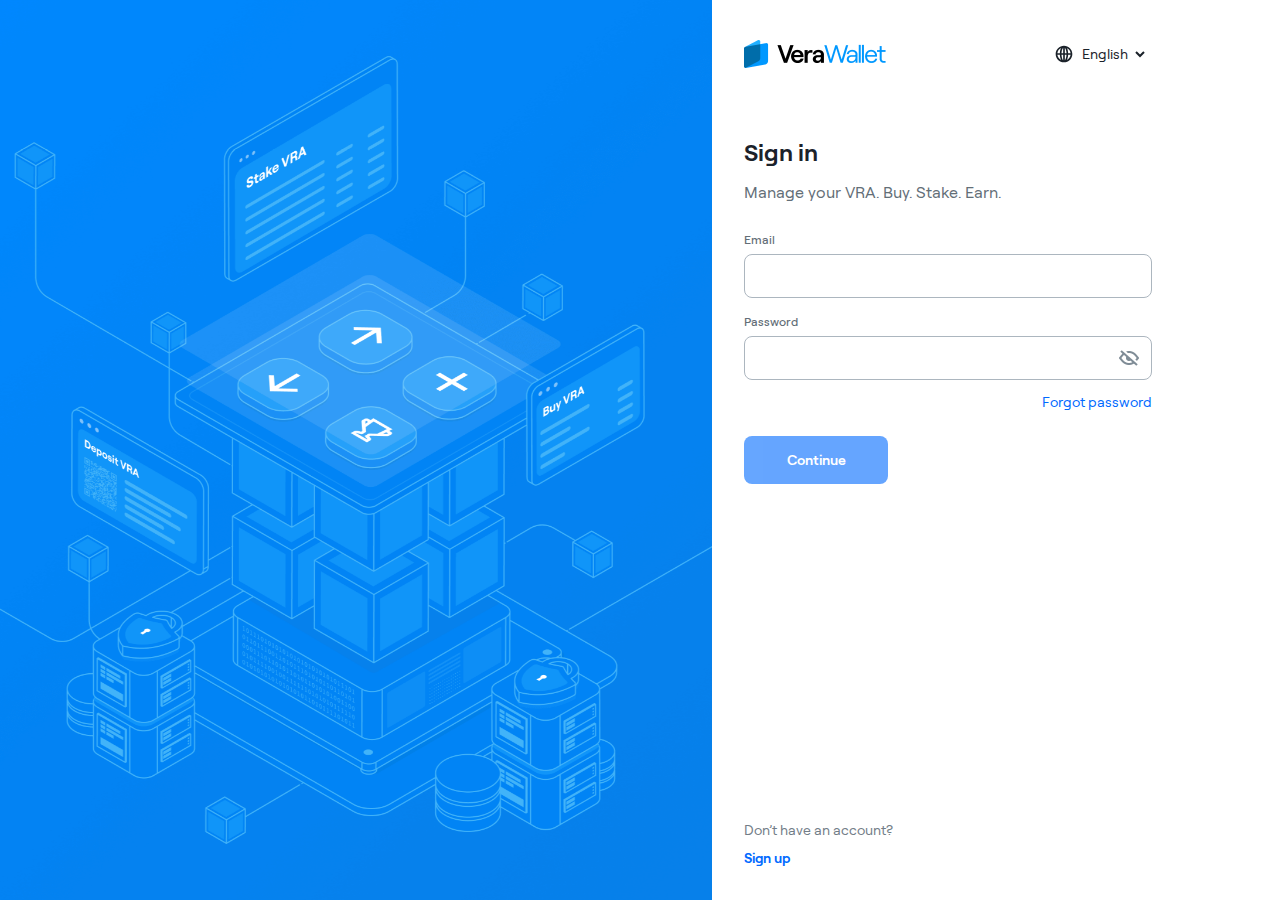
<file: app.verawallet/index.htm>
﻿<!DOCTYPE html><html lang="en" class="notranslate" translate="no"><head><meta charset="UTF-8"><link rel="icon" type="image/png" href="favicon.png"><meta name="viewport" content="initial-scale=1,maximum-scale=1,user-scalable=no,width=device-width"><title class="title">VeraWallet - official VRA wallet</title><meta class="title" name="twitter:title" content="VeraWallet - official VRA wallet"><meta class="title" property="og:title" content="VeraWallet - official VRA wallet"><meta class="description" name="description" content=""><meta class="description" name="twitter:description" content=""><meta class="description" name="og:description" content=""><link href="styles/styles.css?ff6439ed5b4b4e02bb92" rel="stylesheet"><link href="styles/app.css?ff6439ed5b4b4e02bb92" rel="stylesheet"></head><body><div id="vw-app"><div class="start-screen-spinner"><img src="static/images/spinner.svg" alt=""></div></div><div id="vw-app-m"></div><div id="vw-app-t"></div><script src="js/gt4.js"></script><script defer="defer" src="js/runtime.js?ff6439ed5b4b4e02bb92"></script><script defer="defer" src="js/vendors.js?ff6439ed5b4b4e02bb92"></script><script defer="defer" src="js/app.js?ff6439ed5b4b4e02bb92"></script></body></html>
</file>
<file: app.verawallet/styles/app.css>
.rW6ozHoB3zN2MBoE-MUPmg\=\={align-items:center;flex:1;justify-content:center;min-height:100%}.rW6ozHoB3zN2MBoE-MUPmg\=\= img{width:60px}
.CNbOp\+MITZACS2SIQ9dlCg\=\=.GPL4FPXawRNQemaoT06U1A\=\=,.CNbOp\+MITZACS2SIQ9dlCg\=\=.UrpEvHC5PhejDLoKUcfG4g\=\={display:flex}.CNbOp\+MITZACS2SIQ9dlCg\=\=.GPL4FPXawRNQemaoT06U1A\=\={flex-direction:column}.CNbOp\+MITZACS2SIQ9dlCg\=\=.UrpEvHC5PhejDLoKUcfG4g\=\={flex-direction:row}
.ShjnIxwf9VLrGPEma9s7Ig\=\={padding-left:32px}.e988ZRR5yS3cla4n7Owy6w\=\={padding-top:28px}._2dhZr3j95uu4r7un\+lnqVw\=\={padding-bottom:44px}.xI\+m9t9X\+eKCXLraFV5alA\=\={margin-bottom:0}.VXwNM61HPhU5MnbRK8I8pg\=\={margin-bottom:4px}.uCiszgNHk\+WjGnCF\+310rA\=\={margin-bottom:6px}.rupwedMNz6Hy982ZaIzYLw\=\={margin-bottom:8px}.\+8\+lKFo3R2LWElNarl8omw\=\={margin-bottom:12px}._3-L-ZR-kpb0Q2pDpC2Ni2w\=\={margin-bottom:16px}.ekkrwPI8j8u\+yIXttHx-vA\=\={margin-bottom:20px}.GKWWshfybOffcwwggiwD0w\=\={margin-bottom:22px}.JUMJObSN7hHFx92z5pp8ow\=\={margin-bottom:24px}.g2z2Iut8D3HE6v9Ssi54ZQ\=\={margin-bottom:28px}.ovuz3v5cHg1YcZx3bPBgtA\=\={margin-bottom:32px}.Utoz1gN\+nv6wOOF25Nth3g\=\={margin-bottom:40px}.K7tw2ls7iPXdSSqA8fK0Fw\=\={margin-bottom:44px}._2Y-oUccFjARbtblrURpKuw\=\={margin-bottom:48px}.nND0TmZW3HxdRqCJEB-hjQ\=\={margin-bottom:60px}.WSjsQAAO6vIa4YYHIbFM7w\=\={margin-top:26px}.mWWgmKIic5qXPV93w2sYuA\=\={margin-top:32px}.DUZtNy2FWstliV8He9zFbA\=\={margin-top:77px}._3hPMZkjls2\+2RQ-K0OtpMQ\=\={margin-right:12px}.bEIgg3zeok44LKElP-66Lg\=\={margin-left:12px}.fxSX2D6cowNrL\+bJyCHoFg\=\={margin-left:40px}._3RJ0t1mOz1tObJnkru30WQ\=\={margin-left:60px}.hsPWa6MM1cSqEWNiEaYl2w\=\={max-width:320px}._9kmT4CbjLjZGzoEWzAP-Qg\=\={max-width:440px}.VAc\+SA6Y2QJbjbb3-qdMBQ\=\={width:100%}._9ES4AXQCRWPolqaJbSk9ww\=\={margin-left:32px;max-width:424px;padding-right:16px}.eTBdwq\+n7px58dj4AEKRAg\=\={margin-top:134px}.aYHZpX2Yrkd9enJXMeYLEA\=\={text-align:right}.G2WoudCwd6ss\+aUZHJIxtg\=\={text-align:center}.FmbE\+FhKZjnuLJFzEcxX4A\=\={margin-left:auto;margin-right:auto}.Xso8nF7HNQNeYjgqAF-TWg\=\={color:var(--colorDark5);font-size:14px;font-weight:400;line-height:20px}.Xso8nF7HNQNeYjgqAF-TWg\=\= b{font-weight:700}.JSuvToMYzlVmYC57m\+ug4A\=\={color:var(--colorDark6);font-size:16px;font-weight:400;line-height:24px}.JSuvToMYzlVmYC57m\+ug4A\=\= b{font-weight:700}.jTy0nfWVHWUiUa7F0-ft1g\=\=,.ZCBGNnt5I7ixoPEb7dqKKg\=\={color:var(--colorDark7);font-size:14px;font-weight:400;line-height:20px}.okUa03qlUwbGBgWs53jgjg\=\= .y03zViZdYIwMdkjyZPcaSQ\=\={flex:1 1 auto}.okUa03qlUwbGBgWs53jgjg\=\= .IEycUVnXI\+PZzBxlEoCRNw\=\={flex:0 0 auto;padding:24px 0 0}.NWjSYYKsnqzIdWwp-3vfRw\=\={color:var(--colorDark5);font-size:12px;font-weight:500;line-height:16px}
.ukXXXZbp2hwnMmZIFwTIOg\=\= p{color:var(--colorDark1);font-size:16px;font-style:normal;font-weight:500;line-height:24px}
.FxIHBEkpJ\+N2H-H3jW92Hw\=\={align-items:center;bottom:0;left:0;position:fixed;right:0;top:0;z-index:10}.FxIHBEkpJ\+N2H-H3jW92Hw\=\=.gDPqy5LsQCxY4lEA67dXZw\=\={justify-content:center;padding:20px 0}.FxIHBEkpJ\+N2H-H3jW92Hw\=\=.zZxVhseTMf-j6w4ir8HtFw\=\={justify-content:flex-end}.FxIHBEkpJ\+N2H-H3jW92Hw\=\=.zZxVhseTMf-j6w4ir8HtFw\=\= ._6Hl3XZRjf5KqI4xxuEYXyw\=\={border-radius:12px 12px 0 0}._6Hl3XZRjf5KqI4xxuEYXyw\=\={background-color:var(--colorWhite);border-radius:12px;box-sizing:border-box;max-height:100%;padding:16px;position:relative;width:100%}._6Hl3XZRjf5KqI4xxuEYXyw\=\= ._22ghZhMwaFsr\+8duixHqTw\=\={height:100%}._6Hl3XZRjf5KqI4xxuEYXyw\=\= ._22ghZhMwaFsr\+8duixHqTw\=\= ._26co5ECmJdKNFNXT8deBqQ\=\={color:var(--colorDark1);font-size:18px;font-weight:700;line-height:28px;margin:0 0 12px;padding:0 44px 0 0}._6Hl3XZRjf5KqI4xxuEYXyw\=\= ._22ghZhMwaFsr\+8duixHqTw\=\= .QkMhS9JhNCYUMFwFsuKHjA\=\={margin-right:-20px}._6Hl3XZRjf5KqI4xxuEYXyw\=\= ._22ghZhMwaFsr\+8duixHqTw\=\= .QkMhS9JhNCYUMFwFsuKHjA\=\= .rcs-inner-container{padding-right:20px}._6Hl3XZRjf5KqI4xxuEYXyw\=\= ._22ghZhMwaFsr\+8duixHqTw\=\= .QkMhS9JhNCYUMFwFsuKHjA\=\= .rcs-custom-scrollbar{right:6px}._6Hl3XZRjf5KqI4xxuEYXyw\=\= ._22ghZhMwaFsr\+8duixHqTw\=\= .QkMhS9JhNCYUMFwFsuKHjA\=\= .rcs-inner-handle{background-color:rgba(27,34,42,.2)}._6Hl3XZRjf5KqI4xxuEYXyw\=\= ._22ghZhMwaFsr\+8duixHqTw\=\= ._9jKD93WdzETYGy85Ge\+MTQ\=\={padding:24px 0 0}._6Hl3XZRjf5KqI4xxuEYXyw\=\=.sKpSlqgPYfJJ7yzc01cYjg\=\={max-width:360px}._6Hl3XZRjf5KqI4xxuEYXyw\=\=.smqSaga5r1uqiW13nAVAeQ\=\={max-width:500px}._6Hl3XZRjf5KqI4xxuEYXyw\=\=.zbXKxRNbtHlS2wTXxz1hJg\=\={width:100%}.JA1OT\+yTKEed3yDrKVDf\+A\=\={background-color:rgba(0,0,0,.3);bottom:0;left:0;position:absolute;right:0;top:0}
.Gp3pebRXt\+r-s7vRvaPSdA\=\={background:none;border:none;box-sizing:border-box;cursor:pointer;display:inline-block;font-family:Roobert PRO,sans-serif;font-size:14px;font-weight:600}.Gp3pebRXt\+r-s7vRvaPSdA\=\=,.Gp3pebRXt\+r-s7vRvaPSdA\=\=:focus{outline:none}.Gp3pebRXt\+r-s7vRvaPSdA\=\=:disabled{cursor:no-drop;opacity:.6}.Gp3pebRXt\+r-s7vRvaPSdA\=\=.AjyaF7Ml3Q\+rXTpM6IJEaw\=\={color:var(--colorDark1)}.Gp3pebRXt\+r-s7vRvaPSdA\=\=.LhmzgHyGJY5ggElpbRZxLQ\=\=,.Gp3pebRXt\+r-s7vRvaPSdA\=\=.NbKgpOymhEQy3Dh5etT\+6A\=\=,.Gp3pebRXt\+r-s7vRvaPSdA\=\=.p4UrkcaZnrhknjgSVynd1Q\=\=,.Gp3pebRXt\+r-s7vRvaPSdA\=\=.nb43WzdjQVPmW\+c3JdfVkA\=\={height:40px;line-height:40px}.Gp3pebRXt\+r-s7vRvaPSdA\=\=.sFTbmgW5KyMfCHtfsbAoig\=\={height:48px;line-height:48px}.Gp3pebRXt\+r-s7vRvaPSdA\=\=.bvnSgGlFgC-bTA7qSnVkHA\=\=,.Gp3pebRXt\+r-s7vRvaPSdA\=\=.UXrUj1fHXH-xdbeIP7jxIg\=\=,.Gp3pebRXt\+r-s7vRvaPSdA\=\=.oBV3v4rUtVRgtCI4Ln7AQg\=\={font-size:14px;height:36px;line-height:36px}.Gp3pebRXt\+r-s7vRvaPSdA\=\=.LhmzgHyGJY5ggElpbRZxLQ\=\=,.Gp3pebRXt\+r-s7vRvaPSdA\=\=.bvnSgGlFgC-bTA7qSnVkHA\=\=,.Gp3pebRXt\+r-s7vRvaPSdA\=\=.UXrUj1fHXH-xdbeIP7jxIg\=\=,.Gp3pebRXt\+r-s7vRvaPSdA\=\=.NbKgpOymhEQy3Dh5etT\+6A\=\=,.Gp3pebRXt\+r-s7vRvaPSdA\=\=.sFTbmgW5KyMfCHtfsbAoig\=\=,.Gp3pebRXt\+r-s7vRvaPSdA\=\=.p4UrkcaZnrhknjgSVynd1Q\=\=,.Gp3pebRXt\+r-s7vRvaPSdA\=\=.YjQJEay8qnzkjfTvQFGhyA\=\=,.Gp3pebRXt\+r-s7vRvaPSdA\=\=.oBV3v4rUtVRgtCI4Ln7AQg\=\=,.Gp3pebRXt\+r-s7vRvaPSdA\=\=.nb43WzdjQVPmW\+c3JdfVkA\=\={border-radius:8px;padding:0 16px;text-align:center}.Gp3pebRXt\+r-s7vRvaPSdA\=\=.NbKgpOymhEQy3Dh5etT\+6A\=\=,.Gp3pebRXt\+r-s7vRvaPSdA\=\=.sFTbmgW5KyMfCHtfsbAoig\=\={background-color:var(--colorElectricBlue);color:var(--colorWhite)}.Gp3pebRXt\+r-s7vRvaPSdA\=\=.p4UrkcaZnrhknjgSVynd1Q\=\=,.Gp3pebRXt\+r-s7vRvaPSdA\=\=.YjQJEay8qnzkjfTvQFGhyA\=\={background-color:var(--colorWhite);border:1px solid var(--colorElectricBlue);color:var(--colorElectricBlue)}.Gp3pebRXt\+r-s7vRvaPSdA\=\=.p4UrkcaZnrhknjgSVynd1Q\=\={min-height:40px}.Gp3pebRXt\+r-s7vRvaPSdA\=\=.YjQJEay8qnzkjfTvQFGhyA\=\={min-height:48px}.Gp3pebRXt\+r-s7vRvaPSdA\=\=.NbKgpOymhEQy3Dh5etT\+6A\=\=,.Gp3pebRXt\+r-s7vRvaPSdA\=\=.sFTbmgW5KyMfCHtfsbAoig\=\=,.Gp3pebRXt\+r-s7vRvaPSdA\=\=.p4UrkcaZnrhknjgSVynd1Q\=\=,.Gp3pebRXt\+r-s7vRvaPSdA\=\=.YjQJEay8qnzkjfTvQFGhyA\=\=,.Gp3pebRXt\+r-s7vRvaPSdA\=\=.nb43WzdjQVPmW\+c3JdfVkA\=\={min-width:144px}.Gp3pebRXt\+r-s7vRvaPSdA\=\=.LhmzgHyGJY5ggElpbRZxLQ\=\=,.Gp3pebRXt\+r-s7vRvaPSdA\=\=.bvnSgGlFgC-bTA7qSnVkHA\=\={background-color:var(--colorDark12);color:var(--colorDark1)}.Gp3pebRXt\+r-s7vRvaPSdA\=\=.UXrUj1fHXH-xdbeIP7jxIg\=\={background-color:var(--colorDark12);color:var(--colorDark9)}.Gp3pebRXt\+r-s7vRvaPSdA\=\=.oBV3v4rUtVRgtCI4Ln7AQg\=\={background-color:var(--colorElectricBlue);color:var(--colorWhite)}.Gp3pebRXt\+r-s7vRvaPSdA\=\=.nb43WzdjQVPmW\+c3JdfVkA\=\={background-color:var(--colorRed2);color:var(--colorWhite)}.Gp3pebRXt\+r-s7vRvaPSdA\=\=.Xg89fi1w6m\+yWYER046bKw\=\=,.Gp3pebRXt\+r-s7vRvaPSdA\=\=.WTNW1QXNk9kbYNk7FKD1WQ\=\={background-position:50%;background-repeat:no-repeat;background-size:24px;display:block;height:42px;width:44px}.Gp3pebRXt\+r-s7vRvaPSdA\=\=.Xg89fi1w6m\+yWYER046bKw\=\={background-image:url([data-uri])}.Gp3pebRXt\+r-s7vRvaPSdA\=\=.WTNW1QXNk9kbYNk7FKD1WQ\=\={background-image:url([data-uri])}.Gp3pebRXt\+r-s7vRvaPSdA\=\=.H9c3qONqW0vFt7fvJxdFzg\=\={background-image:url("data:image/svg+xml,%3csvg width='24' height='24' viewBox='0 0 24 24' fill='none' xmlns='http://www.w3.org/2000/svg'%3e %3cpath fill-rule='evenodd' clip-rule='evenodd' d='M16.5132 6L18 7.48679L13.4865 11.9999L18 16.5132L16.5132 18L11.9999 13.4865L7.48679 18L6 16.5132L10.5133 11.9999L6 7.48679L7.48679 6L11.9999 10.5133L16.5132 6Z' fill='%23727D87'/%3e %3c/svg%3e");background-position:50%;background-repeat:no-repeat;background-size:24px 24px;height:24px;position:absolute;right:16px;top:16px;width:24px;z-index:1}.Gp3pebRXt\+r-s7vRvaPSdA\=\=.qY9IcegqC1ZfauQxKErNwA\=\=,.Gp3pebRXt\+r-s7vRvaPSdA\=\=.LmlCexnntfHZqbYIg-ajig\=\={background-position:50%;background-repeat:no-repeat;background-size:20px auto;height:20px;width:20px}.Gp3pebRXt\+r-s7vRvaPSdA\=\=.LmlCexnntfHZqbYIg-ajig\=\={background-image:url("data:image/svg+xml,%3csvg width='20' height='20' viewBox='0 0 20 20' fill='none' xmlns='http://www.w3.org/2000/svg'%3e %3cpath fill-rule='evenodd' clip-rule='evenodd' d='M9.99984 1.6665C14.6026 1.6665 18.3332 5.3971 18.3332 9.99984C18.3332 14.6026 14.6026 18.3332 9.99984 18.3332C5.3971 18.3332 1.6665 14.6026 1.6665 9.99984C1.6665 5.3971 5.3971 1.6665 9.99984 1.6665ZM9.99984 3.33317C6.31757 3.33317 3.33317 6.31757 3.33317 9.99984C3.33317 13.6821 6.31757 16.6665 9.99984 16.6665C13.6821 16.6665 16.6665 13.6821 16.6665 9.99984C16.6665 6.31757 13.6821 3.33317 9.99984 3.33317ZM10.8332 9.1665V14.1665H9.1665V9.1665H10.8332ZM10.8332 5.83317V7.49984H9.1665V5.83317H10.8332Z' fill='%230088FF'/%3e %3c/svg%3e")}.Gp3pebRXt\+r-s7vRvaPSdA\=\=.qY9IcegqC1ZfauQxKErNwA\=\={background-image:url("data:image/svg+xml,%3csvg width='20' height='20' viewBox='0 0 20 20' fill='none' xmlns='http://www.w3.org/2000/svg'%3e %3cpath fill-rule='evenodd' clip-rule='evenodd' d='M10.0001 1.6665C14.6028 1.6665 18.3334 5.3971 18.3334 9.99984C18.3334 14.6026 14.6028 18.3332 10.0001 18.3332C5.39734 18.3332 1.66675 14.6026 1.66675 9.99984C1.66675 5.3971 5.39734 1.6665 10.0001 1.6665ZM10.0001 3.33317C6.31782 3.33317 3.33341 6.31757 3.33341 9.99984C3.33341 13.6821 6.31782 16.6665 10.0001 16.6665C13.6823 16.6665 16.6667 13.6821 16.6667 9.99984C16.6667 6.31757 13.6823 3.33317 10.0001 3.33317ZM9.92033 12.174C10.2103 12.174 10.447 12.264 10.6303 12.4432C10.8137 12.6223 10.9053 12.8498 10.9053 13.1248C10.9053 13.4082 10.8137 13.639 10.6303 13.8182C10.447 13.9973 10.2103 14.0873 9.92033 14.0873C9.6295 14.0873 9.39283 13.9973 9.2095 13.8182C9.02617 13.639 8.9345 13.4082 8.9345 13.1248C8.9345 12.8498 9.02783 12.6223 9.21533 12.4432C9.40283 12.264 9.637 12.174 9.92033 12.174ZM10.1378 5.574C10.6803 5.574 11.1712 5.6765 11.6103 5.88317C12.0495 6.08984 12.3928 6.37234 12.642 6.7315C12.8895 7.08984 13.0137 7.49567 13.0137 7.94567C13.0137 8.77067 12.5437 9.45817 11.6045 10.0082C11.367 10.1457 11.1862 10.2698 11.0603 10.3807C10.9345 10.4915 10.8353 10.6332 10.762 10.8048C10.6895 10.9765 10.6537 11.1998 10.6537 11.4748H9.0945C9.0945 10.9023 9.18283 10.459 9.35866 10.1457C9.50938 9.8771 9.74703 9.62016 10.0716 9.37433L10.2412 9.25234C10.5312 9.054 10.7545 8.869 10.9112 8.6965C11.067 8.524 11.1495 8.3165 11.1578 8.07234C11.1578 7.78984 11.0503 7.55067 10.837 7.35567C10.6228 7.1615 10.3595 7.064 10.0462 7.064C9.6795 7.064 9.38533 7.194 9.16366 7.45317C8.942 7.71317 8.83867 8.049 8.8545 8.4615H6.987C6.987 7.9115 7.122 7.41734 7.39367 6.97817C7.6645 6.539 8.03867 6.19484 8.51617 5.9465C8.99367 5.69817 9.5345 5.574 10.1378 5.574Z' fill='%231B222A'/%3e %3c/svg%3e")}.Gp3pebRXt\+r-s7vRvaPSdA\=\=.li5dGbzM1SpKKXQPiNQVwg\=\=,.Gp3pebRXt\+r-s7vRvaPSdA\=\=.d-V-KB1v2xGtBx9NhyXTqQ\=\=,.Gp3pebRXt\+r-s7vRvaPSdA\=\=._4yoaLnTDDU1vv-nXhxDr2A\=\={font-size:14px;line-height:20px}.Gp3pebRXt\+r-s7vRvaPSdA\=\=.li5dGbzM1SpKKXQPiNQVwg\=\=,.Gp3pebRXt\+r-s7vRvaPSdA\=\=.d-V-KB1v2xGtBx9NhyXTqQ\=\={font-weight:400}.Gp3pebRXt\+r-s7vRvaPSdA\=\=.li5dGbzM1SpKKXQPiNQVwg\=\={color:var(--colorElectricBlue)}.Gp3pebRXt\+r-s7vRvaPSdA\=\=.d-V-KB1v2xGtBx9NhyXTqQ\=\=,.Gp3pebRXt\+r-s7vRvaPSdA\=\=._4yoaLnTDDU1vv-nXhxDr2A\=\={color:var(--colorRed2)}.Gp3pebRXt\+r-s7vRvaPSdA\=\=._4yoaLnTDDU1vv-nXhxDr2A\=\={font-weight:600}.Gp3pebRXt\+r-s7vRvaPSdA\=\=.fRsMAxMuvSneTz5vjC7YYQ\=\={color:var(--colorElectricBlue);font-size:14px;font-weight:600;line-height:20px}.Gp3pebRXt\+r-s7vRvaPSdA\=\=._2QgVC2x8-FY8fBzrCpD7Ww\=\={color:var(--colorElectricBlue);font-size:12px;font-weight:500;line-height:16px;margin:0 10px 0 0}.Gp3pebRXt\+r-s7vRvaPSdA\=\=.OqP2L5eas3K2AA1iGfjC-g\=\={background-color:var(--colorDark13);background-image:url([data-uri]);background-position:50%;background-repeat:no-repeat;background-size:20px auto;border-radius:22px;height:44px;width:44px}.Gp3pebRXt\+r-s7vRvaPSdA\=\=._5nQsMX2gap9HhYy40a3n-g\=\=,.Gp3pebRXt\+r-s7vRvaPSdA\=\=.tO9YfEUWkdJeNuOosRmGCg\=\={background-image:url([data-uri]);background-position:50%;background-repeat:no-repeat;background-size:24px auto;height:24px;width:24px}.Gp3pebRXt\+r-s7vRvaPSdA\=\=.M-4sesdvNlYTy2klIZ3U0A\=\={background-color:var(--colorDark13);border-radius:14px;color:var(--colorElectricBlue);font-size:12px;font-weight:500;line-height:16px;padding:6px 12px;white-space:nowrap}
.lNxNCwU0OVzqM7d4iI-mFQ\=\=.DsgioRBKYVXjeYGDMcBzNA\=\={align-items:center;flex:1 1 auto;justify-content:center}.lNxNCwU0OVzqM7d4iI-mFQ\=\=.DsgioRBKYVXjeYGDMcBzNA\=\= img{width:60px}.lNxNCwU0OVzqM7d4iI-mFQ\=\=.nL\+R2Xvi9ddOrYVL\+UZTeQ\=\={align-items:center;justify-content:center}.lNxNCwU0OVzqM7d4iI-mFQ\=\=.nL\+R2Xvi9ddOrYVL\+UZTeQ\=\= img{width:60px}.lNxNCwU0OVzqM7d4iI-mFQ\=\=.dK7gige3fhMaCNmbAHRNMQ\=\={align-items:center;flex:1 1 auto;height:100%;justify-content:center}.lNxNCwU0OVzqM7d4iI-mFQ\=\=.dK7gige3fhMaCNmbAHRNMQ\=\= img{width:60px}.lNxNCwU0OVzqM7d4iI-mFQ\=\=.MKmqSCLW0UFniZk-Qef34g\=\={align-items:center;justify-content:center;padding-left:264px;width:100%}.lNxNCwU0OVzqM7d4iI-mFQ\=\=.MKmqSCLW0UFniZk-Qef34g\=\= img{width:60px}.lNxNCwU0OVzqM7d4iI-mFQ\=\=.ih4NN4Cd25uAcLdmT5vNFw\=\={align-items:center;flex:1 1 auto;justify-content:center;width:100%}.lNxNCwU0OVzqM7d4iI-mFQ\=\=.ih4NN4Cd25uAcLdmT5vNFw\=\= img{width:60px}.lNxNCwU0OVzqM7d4iI-mFQ\=\=.bGv7v0ysxGWngyN051HVqg\=\={align-items:center;height:52px;justify-content:center}.lNxNCwU0OVzqM7d4iI-mFQ\=\=.bGv7v0ysxGWngyN051HVqg\=\= img{width:30px}.lNxNCwU0OVzqM7d4iI-mFQ\=\=._0\+VU4KVFJY04YoN\+vj4kOA\=\=,.lNxNCwU0OVzqM7d4iI-mFQ\=\=.m1nbmAPDQBTrhIGmvyt4pw\=\={align-items:center;border:1px solid var(--colorDark10);border-radius:8px;box-shadow:0 4px 8px 0 rgba(0,0,0,.05);justify-content:center}.lNxNCwU0OVzqM7d4iI-mFQ\=\=._0\+VU4KVFJY04YoN\+vj4kOA\=\= img,.lNxNCwU0OVzqM7d4iI-mFQ\=\=.m1nbmAPDQBTrhIGmvyt4pw\=\= img{width:30px}.lNxNCwU0OVzqM7d4iI-mFQ\=\=.m1nbmAPDQBTrhIGmvyt4pw\=\={height:144px;margin:0 auto;width:144px}.lNxNCwU0OVzqM7d4iI-mFQ\=\=._0\+VU4KVFJY04YoN\+vj4kOA\=\={height:96px;margin:0 28px 0 0;width:96px}.lNxNCwU0OVzqM7d4iI-mFQ\=\=._8iFJnFGa6r\+t13uqf684mg\=\={align-items:center;justify-content:center}.lNxNCwU0OVzqM7d4iI-mFQ\=\=._8iFJnFGa6r\+t13uqf684mg\=\= img{height:40px}
.SstBvAoJzdEoBFnFOj2X\+A\=\={color:var(--colorDark1);font-weight:600}@media(min-width:1025px){.SstBvAoJzdEoBFnFOj2X\+A\=\={font-size:24px;line-height:32px}}@media(max-width:1024px){.SstBvAoJzdEoBFnFOj2X\+A\=\={font-size:20px;line-height:28px}}
._39Hg6Xy2Uah8bXITPI2KSQ\=\={display:block}._39Hg6Xy2Uah8bXITPI2KSQ\=\=._1M8rdxiEpZLzFOsUghtFng\=\={height:24px}._39Hg6Xy2Uah8bXITPI2KSQ\=\=.Gbl-jtRZUu\+v5DYRHwmw\+A\=\={height:28px}
.YMPLc\+hXY-7Vkg86GBr2FQ\=\={display:inline-block;font-family:Roobert PRO,sans-serif;text-decoration:none}.YMPLc\+hXY-7Vkg86GBr2FQ\=\=,.YMPLc\+hXY-7Vkg86GBr2FQ\=\=:focus{outline:none}.YMPLc\+hXY-7Vkg86GBr2FQ\=\=.Cw6M\+H2QCJG0RBj\+DwdbOg\=\=,.YMPLc\+hXY-7Vkg86GBr2FQ\=\=.tfHN36VlaUQda7q9cXpt-g\=\={color:var(--colorElectricBlue);font-size:14px;line-height:20px}.YMPLc\+hXY-7Vkg86GBr2FQ\=\=.Cw6M\+H2QCJG0RBj\+DwdbOg\=\={font-weight:400}.YMPLc\+hXY-7Vkg86GBr2FQ\=\=.tfHN36VlaUQda7q9cXpt-g\=\={font-weight:600}.YMPLc\+hXY-7Vkg86GBr2FQ\=\=.FAwgMnKH1wMGYBQ3hk3luA\=\={background-image:url([data-uri]);background-position:50%;background-repeat:no-repeat;background-size:24px auto;height:24px;width:24px}.YMPLc\+hXY-7Vkg86GBr2FQ\=\=.YvERoYTKjc8g1KgrQQIGvQ\=\=,.YMPLc\+hXY-7Vkg86GBr2FQ\=\=.BS-SAyRN-t\+d0LagXfHoSA\=\={background-color:var(--colorDark13);background-position:50%;background-repeat:no-repeat;background-size:20px auto;border-radius:22px;height:44px;width:44px}.YMPLc\+hXY-7Vkg86GBr2FQ\=\=.BS-SAyRN-t\+d0LagXfHoSA\=\={background-image:url("data:image/svg+xml,%3csvg width='24' height='24' viewBox='0 0 24 24' fill='none' xmlns='http://www.w3.org/2000/svg'%3e %3cpath fill-rule='evenodd' clip-rule='evenodd' d='M18 16.5132L16.5132 18L12.0001 13.4865L7.48679 18L6 16.5132L10.5135 11.9999L6 7.48679L7.48679 6L12.0001 10.5133L16.5132 6L18 7.48679L13.4867 11.9999L18 16.5132Z' fill='%231B222A'/%3e %3c/svg%3e")}.YMPLc\+hXY-7Vkg86GBr2FQ\=\=.YvERoYTKjc8g1KgrQQIGvQ\=\={background-image:url([data-uri])}.YMPLc\+hXY-7Vkg86GBr2FQ\=\=.gL3YibW4Zg9h108ZyeQmKg\=\={background-image:url([data-uri]);background-position:50%;width:24px}.YMPLc\+hXY-7Vkg86GBr2FQ\=\=.gL3YibW4Zg9h108ZyeQmKg\=\=,.YMPLc\+hXY-7Vkg86GBr2FQ\=\=.AHYxHb69c249m4jrgwgc2A\=\={background-repeat:no-repeat;background-size:24px auto;height:24px}.YMPLc\+hXY-7Vkg86GBr2FQ\=\=.AHYxHb69c249m4jrgwgc2A\=\={background-image:url([data-uri]);background-position:0 50%;color:var(--colorDark1);font-size:14px;font-weight:500;line-height:24px;padding:0 0 0 40px}.YMPLc\+hXY-7Vkg86GBr2FQ\=\=.BzP06NJ1CxPg2T-QKXd9nQ\=\=,.YMPLc\+hXY-7Vkg86GBr2FQ\=\=.-Cgee\+XKW55yWGkpbyckyg\=\=,.YMPLc\+hXY-7Vkg86GBr2FQ\=\=.bjcrHRu7kPUxT2gwx8oA7A\=\=,.YMPLc\+hXY-7Vkg86GBr2FQ\=\=.d0HEVV0vZ-aJS8KOhHYCTQ\=\={border-radius:8px;font-weight:600;padding:0 16px;text-align:center}.YMPLc\+hXY-7Vkg86GBr2FQ\=\=.bjcrHRu7kPUxT2gwx8oA7A\=\={min-width:144px}.YMPLc\+hXY-7Vkg86GBr2FQ\=\=.BzP06NJ1CxPg2T-QKXd9nQ\=\=,.YMPLc\+hXY-7Vkg86GBr2FQ\=\=.bjcrHRu7kPUxT2gwx8oA7A\=\={height:44px;line-height:44px}.YMPLc\+hXY-7Vkg86GBr2FQ\=\=.-Cgee\+XKW55yWGkpbyckyg\=\=,.YMPLc\+hXY-7Vkg86GBr2FQ\=\=.d0HEVV0vZ-aJS8KOhHYCTQ\=\={font-size:14px;font-weight:600}.YMPLc\+hXY-7Vkg86GBr2FQ\=\=.d0HEVV0vZ-aJS8KOhHYCTQ\=\={height:36px;line-height:36px}.YMPLc\+hXY-7Vkg86GBr2FQ\=\=.bjcrHRu7kPUxT2gwx8oA7A\=\=,.YMPLc\+hXY-7Vkg86GBr2FQ\=\=.d0HEVV0vZ-aJS8KOhHYCTQ\=\={background-color:var(--colorElectricBlue);color:var(--colorWhite)}.YMPLc\+hXY-7Vkg86GBr2FQ\=\=.BzP06NJ1CxPg2T-QKXd9nQ\=\=,.YMPLc\+hXY-7Vkg86GBr2FQ\=\=.-Cgee\+XKW55yWGkpbyckyg\=\={background-color:var(--colorDark12);color:var(--colorDark1)}.YMPLc\+hXY-7Vkg86GBr2FQ\=\=._9Yx\+s0REoAhovvFvUVr\+og\=\=,.YMPLc\+hXY-7Vkg86GBr2FQ\=\=.YzsKgdq6TWl3a2OCsRHC3g\=\={align-items:center;border:1px solid var(--colorElectricBlue);border-radius:8px;color:var(--colorElectricBlue);cursor:pointer;display:flex;font-size:14px;font-weight:600;justify-content:center;min-width:144px;padding:0 10px}.YMPLc\+hXY-7Vkg86GBr2FQ\=\=._9Yx\+s0REoAhovvFvUVr\+og\=\={height:40px;line-height:38px}.YMPLc\+hXY-7Vkg86GBr2FQ\=\=.YzsKgdq6TWl3a2OCsRHC3g\=\={height:48px;line-height:46px}
._1n6lI7ugjIxe2ATI83kUag\=\= .csgD2bByayjvR\+TDdUGASQ\=\={background:var(--colorWhite);border:1px solid var(--colorDark10);border-radius:8px;display:flex}._1n6lI7ugjIxe2ATI83kUag\=\= .csgD2bByayjvR\+TDdUGASQ\=\= input{border-radius:8px;flex:1 1 auto;padding:0 8px 0 12px;width:0}._1n6lI7ugjIxe2ATI83kUag\=\=.xvM8PMEqPfzfnxWYQh6J9w\=\= .csgD2bByayjvR\+TDdUGASQ\=\=,._1n6lI7ugjIxe2ATI83kUag\=\=.p4eqjolRcgXXOed-9Vb7LQ\=\= .csgD2bByayjvR\+TDdUGASQ\=\=,._1n6lI7ugjIxe2ATI83kUag\=\=._7EG5SihUF7A\+nDxMBRgIXw\=\= .csgD2bByayjvR\+TDdUGASQ\=\=,._1n6lI7ugjIxe2ATI83kUag\=\=.SGJh\+czNwsQYEbpHs5F3Ug\=\= .csgD2bByayjvR\+TDdUGASQ\=\=,._1n6lI7ugjIxe2ATI83kUag\=\=.gnyeMd3PdeQRiluCT0hTlw\=\= .csgD2bByayjvR\+TDdUGASQ\=\={height:44px}._1n6lI7ugjIxe2ATI83kUag\=\=.xvM8PMEqPfzfnxWYQh6J9w\=\= .csgD2bByayjvR\+TDdUGASQ\=\= input,._1n6lI7ugjIxe2ATI83kUag\=\=.p4eqjolRcgXXOed-9Vb7LQ\=\= .csgD2bByayjvR\+TDdUGASQ\=\= input,._1n6lI7ugjIxe2ATI83kUag\=\=._7EG5SihUF7A\+nDxMBRgIXw\=\= .csgD2bByayjvR\+TDdUGASQ\=\= input,._1n6lI7ugjIxe2ATI83kUag\=\=.SGJh\+czNwsQYEbpHs5F3Ug\=\= .csgD2bByayjvR\+TDdUGASQ\=\= input,._1n6lI7ugjIxe2ATI83kUag\=\=.gnyeMd3PdeQRiluCT0hTlw\=\= .csgD2bByayjvR\+TDdUGASQ\=\= input{height:42px}._1n6lI7ugjIxe2ATI83kUag\=\=.p4eqjolRcgXXOed-9Vb7LQ\=\= .fzW4J9\+oqnD8FT5oyK6hcQ\=\=,._1n6lI7ugjIxe2ATI83kUag\=\=._7EG5SihUF7A\+nDxMBRgIXw\=\= .fzW4J9\+oqnD8FT5oyK6hcQ\=\=,._1n6lI7ugjIxe2ATI83kUag\=\=.SGJh\+czNwsQYEbpHs5F3Ug\=\= .fzW4J9\+oqnD8FT5oyK6hcQ\=\=,._1n6lI7ugjIxe2ATI83kUag\=\=.gnyeMd3PdeQRiluCT0hTlw\=\= .fzW4J9\+oqnD8FT5oyK6hcQ\=\={color:var(--colorDark6);font-size:12px;font-weight:500;line-height:16px;margin-bottom:6px}._1n6lI7ugjIxe2ATI83kUag\=\=.q7Bo-F4QYvdiJ5ZnYVgFnw\=\= .csgD2bByayjvR\+TDdUGASQ\=\={background:var(--colorDark13);border:1px solid var(--colorDark11);height:52px}._1n6lI7ugjIxe2ATI83kUag\=\=.q7Bo-F4QYvdiJ5ZnYVgFnw\=\= .csgD2bByayjvR\+TDdUGASQ\=\= input{color:var(--colorDark7);font-size:16px;height:50px}._1n6lI7ugjIxe2ATI83kUag\=\=._4cg3y2kefdrWulFCWwsrww\=\= .csgD2bByayjvR\+TDdUGASQ\=\=,._1n6lI7ugjIxe2ATI83kUag\=\=._2nVFB2eBhkpWQAP1glfcQQ\=\= .csgD2bByayjvR\+TDdUGASQ\=\=,._1n6lI7ugjIxe2ATI83kUag\=\=.BFxt7yOa9FobbsIgMV-p-g\=\= .csgD2bByayjvR\+TDdUGASQ\=\=,._1n6lI7ugjIxe2ATI83kUag\=\=.g8Dx4niBiWaJLbt8\+U4pbg\=\= .csgD2bByayjvR\+TDdUGASQ\=\={height:52px;position:relative}._1n6lI7ugjIxe2ATI83kUag\=\=._4cg3y2kefdrWulFCWwsrww\=\= .csgD2bByayjvR\+TDdUGASQ\=\= input,._1n6lI7ugjIxe2ATI83kUag\=\=._2nVFB2eBhkpWQAP1glfcQQ\=\= .csgD2bByayjvR\+TDdUGASQ\=\= input,._1n6lI7ugjIxe2ATI83kUag\=\=.BFxt7yOa9FobbsIgMV-p-g\=\= .csgD2bByayjvR\+TDdUGASQ\=\= input,._1n6lI7ugjIxe2ATI83kUag\=\=.g8Dx4niBiWaJLbt8\+U4pbg\=\= .csgD2bByayjvR\+TDdUGASQ\=\= input{height:50px}._1n6lI7ugjIxe2ATI83kUag\=\=._2NgkARgwd932D\+zprd2-DA\=\= .csgD2bByayjvR\+TDdUGASQ\=\={height:44px;position:relative}._1n6lI7ugjIxe2ATI83kUag\=\=._2NgkARgwd932D\+zprd2-DA\=\= .csgD2bByayjvR\+TDdUGASQ\=\= input{height:42px}._1n6lI7ugjIxe2ATI83kUag\=\=._4cg3y2kefdrWulFCWwsrww\=\= .csgD2bByayjvR\+TDdUGASQ\=\= .fzW4J9\+oqnD8FT5oyK6hcQ\=\=,._1n6lI7ugjIxe2ATI83kUag\=\=._2nVFB2eBhkpWQAP1glfcQQ\=\= .csgD2bByayjvR\+TDdUGASQ\=\= .fzW4J9\+oqnD8FT5oyK6hcQ\=\=,._1n6lI7ugjIxe2ATI83kUag\=\=.BFxt7yOa9FobbsIgMV-p-g\=\= .csgD2bByayjvR\+TDdUGASQ\=\= .fzW4J9\+oqnD8FT5oyK6hcQ\=\={color:var(--colorDark9);font-size:16px;font-weight:500;left:12px;line-height:24px;position:absolute;top:14px;transition:all .25s}._1n6lI7ugjIxe2ATI83kUag\=\=._4cg3y2kefdrWulFCWwsrww\=\= .csgD2bByayjvR\+TDdUGASQ\=\= input,._1n6lI7ugjIxe2ATI83kUag\=\=._2nVFB2eBhkpWQAP1glfcQQ\=\= .csgD2bByayjvR\+TDdUGASQ\=\= input,._1n6lI7ugjIxe2ATI83kUag\=\=.BFxt7yOa9FobbsIgMV-p-g\=\= .csgD2bByayjvR\+TDdUGASQ\=\= input{position:relative;transition:all .25s;z-index:1}._1n6lI7ugjIxe2ATI83kUag\=\=._4cg3y2kefdrWulFCWwsrww\=\= .csgD2bByayjvR\+TDdUGASQ\=\= input:focus,._1n6lI7ugjIxe2ATI83kUag\=\=._2nVFB2eBhkpWQAP1glfcQQ\=\= .csgD2bByayjvR\+TDdUGASQ\=\= input:focus,._1n6lI7ugjIxe2ATI83kUag\=\=.BFxt7yOa9FobbsIgMV-p-g\=\= .csgD2bByayjvR\+TDdUGASQ\=\= input:focus{box-sizing:border-box;font-size:16px;padding:16px 0 0 12px}._1n6lI7ugjIxe2ATI83kUag\=\=._4cg3y2kefdrWulFCWwsrww\=\= .csgD2bByayjvR\+TDdUGASQ\=\= input:focus+.fzW4J9\+oqnD8FT5oyK6hcQ\=\=,._1n6lI7ugjIxe2ATI83kUag\=\=._2nVFB2eBhkpWQAP1glfcQQ\=\= .csgD2bByayjvR\+TDdUGASQ\=\= input:focus+.fzW4J9\+oqnD8FT5oyK6hcQ\=\=,._1n6lI7ugjIxe2ATI83kUag\=\=.BFxt7yOa9FobbsIgMV-p-g\=\= .csgD2bByayjvR\+TDdUGASQ\=\= input:focus+.fzW4J9\+oqnD8FT5oyK6hcQ\=\={color:var(--colorDark6);font-size:12px;font-weight:500;line-height:16px;top:6px}._1n6lI7ugjIxe2ATI83kUag\=\=._4cg3y2kefdrWulFCWwsrww\=\=.qdz3NPgtZMkPZngWiO-ZqA\=\= .csgD2bByayjvR\+TDdUGASQ\=\= input,._1n6lI7ugjIxe2ATI83kUag\=\=._2nVFB2eBhkpWQAP1glfcQQ\=\=.qdz3NPgtZMkPZngWiO-ZqA\=\= .csgD2bByayjvR\+TDdUGASQ\=\= input,._1n6lI7ugjIxe2ATI83kUag\=\=.BFxt7yOa9FobbsIgMV-p-g\=\=.qdz3NPgtZMkPZngWiO-ZqA\=\= .csgD2bByayjvR\+TDdUGASQ\=\= input{box-sizing:border-box;font-size:16px;padding:16px 0 0 12px}._1n6lI7ugjIxe2ATI83kUag\=\=._4cg3y2kefdrWulFCWwsrww\=\=.qdz3NPgtZMkPZngWiO-ZqA\=\= .csgD2bByayjvR\+TDdUGASQ\=\= .fzW4J9\+oqnD8FT5oyK6hcQ\=\=,._1n6lI7ugjIxe2ATI83kUag\=\=._2nVFB2eBhkpWQAP1glfcQQ\=\=.qdz3NPgtZMkPZngWiO-ZqA\=\= .csgD2bByayjvR\+TDdUGASQ\=\= .fzW4J9\+oqnD8FT5oyK6hcQ\=\=,._1n6lI7ugjIxe2ATI83kUag\=\=.BFxt7yOa9FobbsIgMV-p-g\=\=.qdz3NPgtZMkPZngWiO-ZqA\=\= .csgD2bByayjvR\+TDdUGASQ\=\= .fzW4J9\+oqnD8FT5oyK6hcQ\=\={color:var(--colorDark6);font-size:12px;font-weight:500;line-height:16px;top:6px}._1n6lI7ugjIxe2ATI83kUag\=\=.SGJh\+czNwsQYEbpHs5F3Ug\=\= .csgD2bByayjvR\+TDdUGASQ\=\={background:var(--colorDark13);background-position:right 10px top 50%;border:1px solid var(--colorDark11)}._1n6lI7ugjIxe2ATI83kUag\=\=.SGJh\+czNwsQYEbpHs5F3Ug\=\= .csgD2bByayjvR\+TDdUGASQ\=\= input{color:var(--colorDark5)}._1n6lI7ugjIxe2ATI83kUag\=\=.p4eqjolRcgXXOed-9Vb7LQ\=\= .csgD2bByayjvR\+TDdUGASQ\=\=,._1n6lI7ugjIxe2ATI83kUag\=\=.BFxt7yOa9FobbsIgMV-p-g\=\= .csgD2bByayjvR\+TDdUGASQ\=\={background:var(--colorDark13);background-image:url("data:image/svg+xml,%3csvg width='24' height='24' viewBox='0 0 24 24' fill='none' xmlns='http://www.w3.org/2000/svg'%3e %3cpath fill-rule='evenodd' clip-rule='evenodd' d='M11.9998 3C14.6884 3 16.8816 5.12244 16.9952 7.78312L16.9998 8L16.999 10H17.074C18.0867 10 18.9174 10.7825 18.9942 11.7755L19 11.926V19.074C19 20.0867 18.2175 20.9174 17.2245 20.9942L17.074 21H6.926C5.91257 21 5.08254 20.2177 5.00579 19.2245L5 19.074V11.926C5 10.9132 5.78176 10.0826 6.77543 10.0058L6.926 10H6.999L6.9998 8C6.9998 5.31138 9.12224 3.11819 11.7829 3.00462L11.9998 3ZM16.9998 12H6.9998V19H16.9998V12ZM12.9998 14V17H10.9998V14H12.9998ZM11.9998 5C10.4023 5 9.09615 6.24905 9.00489 7.82374L8.9998 8V10H14.9998V8C14.9998 6.46162 13.8416 5.1935 12.3496 5.02018L12.1761 5.00509L11.9998 5Z' fill='%23ACB6BF'/%3e %3c/svg%3e");background-position:right 10px top 50%;background-repeat:no-repeat;background-size:24px auto;border:1px solid var(--colorDark11);padding:0 34px 0 0}._1n6lI7ugjIxe2ATI83kUag\=\=.p4eqjolRcgXXOed-9Vb7LQ\=\= .csgD2bByayjvR\+TDdUGASQ\=\= input,._1n6lI7ugjIxe2ATI83kUag\=\=.BFxt7yOa9FobbsIgMV-p-g\=\= .csgD2bByayjvR\+TDdUGASQ\=\= input{color:var(--colorDark5)}._1n6lI7ugjIxe2ATI83kUag\=\=._2nVFB2eBhkpWQAP1glfcQQ\=\= .xuc-Gd\+jwUJO8lv5oeqTOA\=\=,._1n6lI7ugjIxe2ATI83kUag\=\=.gnyeMd3PdeQRiluCT0hTlw\=\= .xuc-Gd\+jwUJO8lv5oeqTOA\=\={align-items:center;display:flex;padding:0 0 0 10px}._1n6lI7ugjIxe2ATI83kUag\=\=.vn7Jc1NdNFgBPbib5MG4jg\=\= .csgD2bByayjvR\+TDdUGASQ\=\={border:1px solid var(--colorRed4)}._1n6lI7ugjIxe2ATI83kUag\=\=.vn7Jc1NdNFgBPbib5MG4jg\=\= .JriKeZ6szhJ9ID5K4tRSSg\=\={color:var(--colorRed2);font-size:12px;font-weight:500;line-height:16px;padding:8px 0 0}
input::-moz-placeholder{color:var(--colorDark9);font-size:14px;font-weight:500;opacity:1}input::placeholder{color:var(--colorDark9);font-size:14px;font-weight:500;opacity:1}input:-ms-input-placeholder{color:var(--colorDark9);font-size:14px;font-weight:500;opacity:1}input::-ms-input-placeholder{color:var(--colorDark9);font-size:14px;font-weight:500;opacity:1}input:-webkit-autofill,input:-webkit-autofill:active,input:-webkit-autofill:focus,input:-webkit-autofill:hover{-webkit-background-clip:text}input::-ms-clear,input::-ms-reveal{display:none}.XuH2HZWkqRiOlXpXXMZmKQ\=\={background-color:transparent;border:none;color:var(--colorDark1);font-family:Roobert PRO,sans-serif;font-size:14px;font-weight:500}.XuH2HZWkqRiOlXpXXMZmKQ\=\=,.XuH2HZWkqRiOlXpXXMZmKQ\=\=:focus{outline:none}.XuH2HZWkqRiOlXpXXMZmKQ\=\=:disabled{cursor:no-drop}
.xsRFzcvjUP-eekv2Pa8RRw\=\={color:var(--colorRed2);font-size:14px;line-height:20px}
.PIAbBHNcqqrulqhA9gV5zg\=\= ._8G\+r\+saKt39xGxmzCXIWyA\=\={background-color:transparent;border:none;cursor:pointer;outline:none}.PIAbBHNcqqrulqhA9gV5zg\=\= .A1uMS2h\+w6teEAD-e9vjFw\=\={background-color:var(--colorWhite);display:none;left:0;position:absolute;right:0;z-index:10}.PIAbBHNcqqrulqhA9gV5zg\=\= .A1uMS2h\+w6teEAD-e9vjFw\=\= a,.PIAbBHNcqqrulqhA9gV5zg\=\= .A1uMS2h\+w6teEAD-e9vjFw\=\= button{align-items:center;background-color:transparent;border:none;color:var(--colorDark1);cursor:pointer;display:flex}.PIAbBHNcqqrulqhA9gV5zg\=\= .A1uMS2h\+w6teEAD-e9vjFw\=\= a:focus,.PIAbBHNcqqrulqhA9gV5zg\=\= .A1uMS2h\+w6teEAD-e9vjFw\=\= button:focus{outline:none}.PIAbBHNcqqrulqhA9gV5zg\=\=.wGxNo8uLY2cBjiD6R6IaNA\=\={position:relative}.PIAbBHNcqqrulqhA9gV5zg\=\=.PT-Cg77IxPZPs5YW92p5Dw\=\= .A1uMS2h\+w6teEAD-e9vjFw\=\={display:block}.PIAbBHNcqqrulqhA9gV5zg\=\=.rNFIE2omQO2hBTme0L2Kcw\=\= ._8G\+r\+saKt39xGxmzCXIWyA\=\={background:var(--colorDark13);background-position:8px 50%,right 2px top 50%;background-repeat:no-repeat;background-size:16px auto,24px auto;border-radius:14px;font-size:14px;font-weight:500;height:28px;padding:0 26px 0 32px}.PIAbBHNcqqrulqhA9gV5zg\=\=.rNFIE2omQO2hBTme0L2Kcw\=\= .A1uMS2h\+w6teEAD-e9vjFw\=\={border:1px solid var(--colorDark11);border-radius:4px;box-shadow:0 5px 8px 0 rgba(0,0,0,.05)}.PIAbBHNcqqrulqhA9gV5zg\=\=.rNFIE2omQO2hBTme0L2Kcw\=\= .A1uMS2h\+w6teEAD-e9vjFw\=\= li{border-bottom:1px solid var(--colorDark12)}.PIAbBHNcqqrulqhA9gV5zg\=\=.rNFIE2omQO2hBTme0L2Kcw\=\= .A1uMS2h\+w6teEAD-e9vjFw\=\= li:last-child{border-bottom:none}.PIAbBHNcqqrulqhA9gV5zg\=\=.rNFIE2omQO2hBTme0L2Kcw\=\= .A1uMS2h\+w6teEAD-e9vjFw\=\= button{height:44px;padding:0 12px;width:100%}.PIAbBHNcqqrulqhA9gV5zg\=\=.rNFIE2omQO2hBTme0L2Kcw\=\= .A1uMS2h\+w6teEAD-e9vjFw\=\= button img{margin:0 16px 0 0;width:20px}.PIAbBHNcqqrulqhA9gV5zg\=\=.rNFIE2omQO2hBTme0L2Kcw\=\= .A1uMS2h\+w6teEAD-e9vjFw\=\= button:hover{background-color:var(--colorDark13)}.PIAbBHNcqqrulqhA9gV5zg\=\=.rNFIE2omQO2hBTme0L2Kcw\=\=.Kmi0pKTU5VPsOU4-BKz4DA\=\= ._8G\+r\+saKt39xGxmzCXIWyA\=\={background-image:url([data-uri]),url("data:image/svg+xml,%3csvg width='24' height='24' viewBox='0 0 24 24' fill='none' xmlns='http://www.w3.org/2000/svg'%3e %3cpath fill-rule='evenodd' clip-rule='evenodd' d='M15.293 9.29297L16.7072 10.7072L12.0001 15.4143L7.29297 10.7072L8.70718 9.29297L12.0001 12.5851L15.293 9.29297Z' fill='%237F8C96'/%3e %3c/svg%3e")}.PIAbBHNcqqrulqhA9gV5zg\=\=.rNFIE2omQO2hBTme0L2Kcw\=\=.pNMOpme\+H0NIRG5LiiDuzg\=\= ._8G\+r\+saKt39xGxmzCXIWyA\=\={background-image:url([data-uri]),url("data:image/svg+xml,%3csvg width='24' height='24' viewBox='0 0 24 24' fill='none' xmlns='http://www.w3.org/2000/svg'%3e %3cpath fill-rule='evenodd' clip-rule='evenodd' d='M15.293 9.29297L16.7072 10.7072L12.0001 15.4143L7.29297 10.7072L8.70718 9.29297L12.0001 12.5851L15.293 9.29297Z' fill='%237F8C96'/%3e %3c/svg%3e")}.PIAbBHNcqqrulqhA9gV5zg\=\=.rNFIE2omQO2hBTme0L2Kcw\=\=.BqHilwQkcHQkilQZZk6glw\=\= ._8G\+r\+saKt39xGxmzCXIWyA\=\={background-image:url([data-uri]),url("data:image/svg+xml,%3csvg width='24' height='24' viewBox='0 0 24 24' fill='none' xmlns='http://www.w3.org/2000/svg'%3e %3cpath fill-rule='evenodd' clip-rule='evenodd' d='M15.293 9.29297L16.7072 10.7072L12.0001 15.4143L7.29297 10.7072L8.70718 9.29297L12.0001 12.5851L15.293 9.29297Z' fill='%237F8C96'/%3e %3c/svg%3e")}.PIAbBHNcqqrulqhA9gV5zg\=\=.jFHy0T7e1sK9pppd8TtVSQ\=\={position:relative}.PIAbBHNcqqrulqhA9gV5zg\=\=.jFHy0T7e1sK9pppd8TtVSQ\=\= ._8G\+r\+saKt39xGxmzCXIWyA\=\={background-image:url("data:image/svg+xml,%3csvg width='20' height='20' viewBox='0 0 20 20' fill='none' xmlns='http://www.w3.org/2000/svg'%3e %3cpath fill-rule='evenodd' clip-rule='evenodd' d='M9.99984 1.66699C14.6026 1.66699 18.3332 5.39759 18.3332 10.0003C18.3332 14.6031 14.6026 18.3337 9.99984 18.3337C5.3971 18.3337 1.6665 14.6031 1.6665 10.0003C1.6665 5.39759 5.3971 1.66699 9.99984 1.66699ZM9.1665 10.8337L7.5217 10.8345C7.53749 11.1343 7.56158 11.4274 7.59316 11.7127L7.65142 12.1724C7.9186 14.0404 8.50782 15.5165 9.16681 16.2191L9.1665 10.8337ZM12.478 10.8345L10.8332 10.8337L10.8336 16.2183C11.4632 15.5464 12.029 14.1685 12.311 12.4174L12.3483 12.1724L12.4065 11.7127C12.4381 11.4274 12.4622 11.1343 12.478 10.8345ZM5.85222 10.8345L3.38484 10.8345C3.6665 13.0915 5.07606 14.9978 7.03172 15.9716C6.3638 14.6339 5.94399 12.8306 5.85222 10.8345ZM16.6148 10.8345L14.1475 10.8345C14.0557 12.8306 13.6359 14.6339 12.9673 15.9716C14.9236 14.9978 16.3332 13.0915 16.6148 10.8345ZM7.03233 4.02901L6.91867 4.08671C5.02162 5.07703 3.6607 6.95339 3.38474 9.16696L5.85218 9.16695C5.94387 7.17054 6.36371 5.36695 7.03233 4.02901ZM9.16681 3.78157C8.50782 4.48419 7.9186 5.96022 7.65142 7.82826L7.59316 8.28799C7.56155 8.5735 7.53744 8.86692 7.52165 9.16702L9.1665 9.16699L9.16681 3.78157ZM10.8336 3.78239L10.8332 9.16699L12.478 9.16702C12.4698 9.01009 12.4592 8.85498 12.4465 8.70188L12.4065 8.28799L12.3483 7.82826C12.0812 5.96094 11.4923 4.48533 10.8336 3.78239ZM12.968 4.02905L12.9737 4.04167C13.6386 5.37832 14.0561 7.17683 14.1475 9.16695L16.6149 9.16696C16.3335 6.90966 14.9239 5.00302 12.968 4.02905Z' fill='%231B222A'/%3e %3c/svg%3e"),url("data:image/svg+xml,%3csvg width='24' height='24' viewBox='0 0 24 24' fill='none' xmlns='http://www.w3.org/2000/svg'%3e %3cpath fill-rule='evenodd' clip-rule='evenodd' d='M15.293 9.29297L16.7072 10.7072L12.0001 15.4143L7.29297 10.7072L8.70718 9.29297L12.0001 12.5851L15.293 9.29297Z' fill='%231B222A'/%3e %3c/svg%3e");background-position:0 50%,right 0 top 50%;background-repeat:no-repeat;background-size:20px auto,24px auto;color:var(--colorDark1);font-size:14px;font-weight:400;height:24px;padding:0 24px 0 28px}.PIAbBHNcqqrulqhA9gV5zg\=\=.jFHy0T7e1sK9pppd8TtVSQ\=\= .A1uMS2h\+w6teEAD-e9vjFw\=\={border:1px solid var(--colorDark12);border-radius:4px;box-shadow:0 6px 8px 0 rgba(0,0,0,.03)}.PIAbBHNcqqrulqhA9gV5zg\=\=.jFHy0T7e1sK9pppd8TtVSQ\=\= .A1uMS2h\+w6teEAD-e9vjFw\=\= button{height:32px;padding:0 10px;width:100%}.PIAbBHNcqqrulqhA9gV5zg\=\=.jFHy0T7e1sK9pppd8TtVSQ\=\= .A1uMS2h\+w6teEAD-e9vjFw\=\= button:hover{background-color:var(--colorDark13)}
.dGCqTnfTyEvteq0eaBq9Sg\=\= .T0GmzCfBAybm2xNWeeJPKw\=\={color:var(--colorDark6);font-size:12px;font-weight:500;line-height:16px;margin-bottom:6px}.dGCqTnfTyEvteq0eaBq9Sg\=\= .FuYW4QEgSB6nzgukkL5cYg\=\={min-width:100px}.dGCqTnfTyEvteq0eaBq9Sg\=\=.mQEqpUZsXDqV8RjYH1pLgw\=\= .FuYW4QEgSB6nzgukkL5cYg\=\={top:32px}.dGCqTnfTyEvteq0eaBq9Sg\=\=._8Fh5Zr2Xjt5t\+nwzpeBVXw\=\= .lang-switcher{background:var(--colorWhite);border:1px solid var(--colorDark10);border-radius:8px;height:42px}.dGCqTnfTyEvteq0eaBq9Sg\=\=._8Fh5Zr2Xjt5t\+nwzpeBVXw\=\= ._1iad\+Yo2ck8QZw8hWwYLPQ\=\={background-image:url("data:image/svg+xml,%3csvg width='24' height='24' viewBox='0 0 24 24' fill='none' xmlns='http://www.w3.org/2000/svg'%3e %3cpath fill-rule='evenodd' clip-rule='evenodd' d='M15.293 9.29297L16.7072 10.7072L12.0001 15.4143L7.29297 10.7072L8.70718 9.29297L12.0001 12.5851L15.293 9.29297Z' fill='%237F8C96'/%3e %3c/svg%3e");background-position:right 8px top 50%;background-repeat:no-repeat;background-size:24px auto;height:40px;padding:0 32px 0 12px;text-align:left;width:100%}.dGCqTnfTyEvteq0eaBq9Sg\=\=._8Fh5Zr2Xjt5t\+nwzpeBVXw\=\= .FuYW4QEgSB6nzgukkL5cYg\=\={border:1px solid var(--colorDark10);left:-1px;overflow:hidden;right:-1px;top:calc(100% + 8px)}.dGCqTnfTyEvteq0eaBq9Sg\=\=._9Z2oJN985skdMure67cC1w\=\={background:var(--colorWhite);border:1px solid var(--colorDark10);border-radius:8px;height:52px;position:relative}.dGCqTnfTyEvteq0eaBq9Sg\=\=._9Z2oJN985skdMure67cC1w\=\= .T0GmzCfBAybm2xNWeeJPKw\=\={color:var(--colorDark6);font-size:12px;font-weight:500;left:12px;line-height:16px;position:absolute;top:6px}.dGCqTnfTyEvteq0eaBq9Sg\=\=._9Z2oJN985skdMure67cC1w\=\= ._1iad\+Yo2ck8QZw8hWwYLPQ\=\={background-image:url("data:image/svg+xml,%3csvg width='24' height='24' viewBox='0 0 24 24' fill='none' xmlns='http://www.w3.org/2000/svg'%3e %3cpath fill-rule='evenodd' clip-rule='evenodd' d='M15.293 9.29297L16.7072 10.7072L12.0001 15.4143L7.29297 10.7072L8.70718 9.29297L12.0001 12.5851L15.293 9.29297Z' fill='%237F8C96'/%3e %3c/svg%3e");background-position:right 8px top 50%;background-repeat:no-repeat;background-size:24px auto;font-size:16px;font-weight:500;height:50px;padding:18px 32px 0 12px;text-align:left;width:100%}.dGCqTnfTyEvteq0eaBq9Sg\=\=._9Z2oJN985skdMure67cC1w\=\= .FuYW4QEgSB6nzgukkL5cYg\=\={border:1px solid var(--colorDark10);left:-1px;overflow:hidden;right:-1px;top:calc(100% + 8px)}
._06hhPOma\+pe3uQ3ctHyjAQ\=\= select{border:none;bottom:0;height:100%;left:0;margin:0;opacity:0;padding:0;position:absolute;right:0;top:0;width:100%}._06hhPOma\+pe3uQ3ctHyjAQ\=\= .XocXKoaCrZnrm07Qirt2Tw\=\={background-image:url("data:image/svg+xml,%3csvg width='24' height='24' viewBox='0 0 24 24' fill='none' xmlns='http://www.w3.org/2000/svg'%3e %3cpath fill-rule='evenodd' clip-rule='evenodd' d='M15.293 9.29297L16.7072 10.7072L12.0001 15.4143L7.29297 10.7072L8.70718 9.29297L12.0001 12.5851L15.293 9.29297Z' fill='%237F8C96'/%3e %3c/svg%3e");background-position:right 8px top 50%;background-repeat:no-repeat;background-size:24px auto;position:relative}._06hhPOma\+pe3uQ3ctHyjAQ\=\= .teMR38llrD4GXlN1MU68HQ\=\={color:var(--colorDark1);font-size:14px;font-weight:500;line-height:20px}._06hhPOma\+pe3uQ3ctHyjAQ\=\=.Y-eXduvdmREH17Y3DgpIQg\=\= .XocXKoaCrZnrm07Qirt2Tw\=\=,._06hhPOma\+pe3uQ3ctHyjAQ\=\=.ZageOyWCjjNL8EDkx0t1rw\=\= .XocXKoaCrZnrm07Qirt2Tw\=\={border:1px solid var(--colorDark10);border-radius:4px}._06hhPOma\+pe3uQ3ctHyjAQ\=\=.ZageOyWCjjNL8EDkx0t1rw\=\= .XocXKoaCrZnrm07Qirt2Tw\=\={min-height:52px;padding:22px 0 0 12px}._06hhPOma\+pe3uQ3ctHyjAQ\=\=.ZageOyWCjjNL8EDkx0t1rw\=\= .kEu322nfq9zNl8ollFMQvA\=\={color:var(--colorDark9);font-size:16px;font-weight:500;left:12px;line-height:24px;position:absolute;top:14px;transition:all .25s}._06hhPOma\+pe3uQ3ctHyjAQ\=\=.ZageOyWCjjNL8EDkx0t1rw\=\=.ld3O\+xZQiSnr0oaWQjB5dA\=\= .kEu322nfq9zNl8ollFMQvA\=\={color:var(--colorDark6);font-size:12px;font-weight:500;line-height:16px;top:6px}._06hhPOma\+pe3uQ3ctHyjAQ\=\=.Y-eXduvdmREH17Y3DgpIQg\=\= .XocXKoaCrZnrm07Qirt2Tw\=\={justify-content:center;min-height:44px;padding:0 0 0 12px}._06hhPOma\+pe3uQ3ctHyjAQ\=\=.Y-eXduvdmREH17Y3DgpIQg\=\= .kEu322nfq9zNl8ollFMQvA\=\={color:var(--colorDark6);font-size:12px;font-weight:500;line-height:16px;margin-bottom:6px}._06hhPOma\+pe3uQ3ctHyjAQ\=\=.KAG20e4foK6Pwfcut2nt1Q\=\= .XocXKoaCrZnrm07Qirt2Tw\=\={background-image:url("data:image/svg+xml,%3csvg width='20' height='20' viewBox='0 0 20 20' fill='none' xmlns='http://www.w3.org/2000/svg'%3e %3cpath fill-rule='evenodd' clip-rule='evenodd' d='M9.99984 1.66699C14.6026 1.66699 18.3332 5.39759 18.3332 10.0003C18.3332 14.6031 14.6026 18.3337 9.99984 18.3337C5.3971 18.3337 1.6665 14.6031 1.6665 10.0003C1.6665 5.39759 5.3971 1.66699 9.99984 1.66699ZM9.1665 10.8337L7.5217 10.8345C7.53749 11.1343 7.56158 11.4274 7.59316 11.7127L7.65142 12.1724C7.9186 14.0404 8.50782 15.5165 9.16681 16.2191L9.1665 10.8337ZM12.478 10.8345L10.8332 10.8337L10.8336 16.2183C11.4632 15.5464 12.029 14.1685 12.311 12.4174L12.3483 12.1724L12.4065 11.7127C12.4381 11.4274 12.4622 11.1343 12.478 10.8345ZM5.85222 10.8345L3.38484 10.8345C3.6665 13.0915 5.07606 14.9978 7.03172 15.9716C6.3638 14.6339 5.94399 12.8306 5.85222 10.8345ZM16.6148 10.8345L14.1475 10.8345C14.0557 12.8306 13.6359 14.6339 12.9673 15.9716C14.9236 14.9978 16.3332 13.0915 16.6148 10.8345ZM7.03233 4.02901L6.91867 4.08671C5.02162 5.07703 3.6607 6.95339 3.38474 9.16696L5.85218 9.16695C5.94387 7.17054 6.36371 5.36695 7.03233 4.02901ZM9.16681 3.78157C8.50782 4.48419 7.9186 5.96022 7.65142 7.82826L7.59316 8.28799C7.56155 8.5735 7.53744 8.86692 7.52165 9.16702L9.1665 9.16699L9.16681 3.78157ZM10.8336 3.78239L10.8332 9.16699L12.478 9.16702C12.4698 9.01009 12.4592 8.85498 12.4465 8.70188L12.4065 8.28799L12.3483 7.82826C12.0812 5.96094 11.4923 4.48533 10.8336 3.78239ZM12.968 4.02905L12.9737 4.04167C13.6386 5.37832 14.0561 7.17683 14.1475 9.16695L16.6149 9.16696C16.3335 6.90966 14.9239 5.00302 12.968 4.02905Z' fill='%231B222A'/%3e %3c/svg%3e"),url("data:image/svg+xml,%3csvg width='24' height='24' viewBox='0 0 24 24' fill='none' xmlns='http://www.w3.org/2000/svg'%3e %3cpath fill-rule='evenodd' clip-rule='evenodd' d='M15.293 9.29297L16.7072 10.7072L12.0001 15.4143L7.29297 10.7072L8.70718 9.29297L12.0001 12.5851L15.293 9.29297Z' fill='%231B222A'/%3e %3c/svg%3e");background-position:0 50%,right 0 top 50%;background-repeat:no-repeat;background-size:20px auto,20px auto;font-size:12px;font-weight:500;height:20px;padding:0 20px 0 24px}._06hhPOma\+pe3uQ3ctHyjAQ\=\=.KAG20e4foK6Pwfcut2nt1Q\=\= .XocXKoaCrZnrm07Qirt2Tw\=\= .teMR38llrD4GXlN1MU68HQ\=\={font-size:12px}._06hhPOma\+pe3uQ3ctHyjAQ\=\=.g9u2fN5BbhA7vtgWeSt2vw\=\= .XocXKoaCrZnrm07Qirt2Tw\=\={border:1px solid var(--colorRed4)}._06hhPOma\+pe3uQ3ctHyjAQ\=\=.g9u2fN5BbhA7vtgWeSt2vw\=\= .iK4Kly3sP0hdxycoACJlMg\=\={color:var(--colorRed2);font-size:12px;font-weight:500;line-height:16px;padding:8px 0 0}
.rcs-custom-scroll .rcs-inner-handle{background-color:var(--colorDark11)}.zFXNVgTGbuAVlM1CYfHtNg\=\={flex:1 1 auto}.zFXNVgTGbuAVlM1CYfHtNg\=\= .Hdjo\+mMzybGRg4vX2kyV4Q\=\={width:calc(50% + 72px)}.zFXNVgTGbuAVlM1CYfHtNg\=\= .Hdjo\+mMzybGRg4vX2kyV4Q\=\= .MkIuo0QWMjPzn4YoMNMCgA\=\={background-image:url(../static/images/left-main-img.png);background-position:50%;background-repeat:no-repeat;background-size:cover;bottom:0;left:0;position:fixed;right:calc(50% - 72px);top:0}.zFXNVgTGbuAVlM1CYfHtNg\=\= .c9zKtO56KRfWy7or5ngxcg\=\={padding-bottom:32px;width:calc(50% - 72px)}.zFXNVgTGbuAVlM1CYfHtNg\=\= .c9zKtO56KRfWy7or5ngxcg\=\= .ORu4ibT2FkuCHWRMcy7DPA\=\={align-items:center;justify-content:space-between;margin-left:32px;max-width:424px;padding-right:16px}.zFXNVgTGbuAVlM1CYfHtNg\=\= .c9zKtO56KRfWy7or5ngxcg\=\= .ORu4ibT2FkuCHWRMcy7DPA\=\=.OVwFah46u8ufsmnIiFR8FQ\=\={padding-bottom:68px;padding-top:40px}.zFXNVgTGbuAVlM1CYfHtNg\=\= .c9zKtO56KRfWy7or5ngxcg\=\= .ORu4ibT2FkuCHWRMcy7DPA\=\=.bFEAg6dsjb1BY\+-rYwRGCQ\=\={padding-bottom:44px;padding-top:40px}.zFXNVgTGbuAVlM1CYfHtNg\=\= .c9zKtO56KRfWy7or5ngxcg\=\= .TkCNCY67DyOoSJ9Hc\+fupQ\=\={flex:1 1 auto}.zFXNVgTGbuAVlM1CYfHtNg\=\= .c9zKtO56KRfWy7or5ngxcg\=\= .dY4xhyEudjyOLrYCGQeWeg\=\={margin-left:32px;padding:22px 0 0}.gUj7lduOw1R15oX1alJdww\=\={flex:1 1 auto;padding:0 16px 20px}.gUj7lduOw1R15oX1alJdww\=\= .ORu4ibT2FkuCHWRMcy7DPA\=\={justify-content:space-between;padding:12px 0}.gUj7lduOw1R15oX1alJdww\=\= .ORu4ibT2FkuCHWRMcy7DPA\=\=.OVwFah46u8ufsmnIiFR8FQ\=\={align-items:center;margin:0 0 20px}.gUj7lduOw1R15oX1alJdww\=\= .TkCNCY67DyOoSJ9Hc\+fupQ\=\={flex:1 1 auto}.gUj7lduOw1R15oX1alJdww\=\= .dY4xhyEudjyOLrYCGQeWeg\=\={align-items:center;padding:20px 0 0}.LihImolSGm\+3U0pBKVOdlQ\=\={flex:1 1 auto;margin:0 auto;max-width:1056px;padding:0 16px 0 264px;width:100%}._7Qv3ZG9\+JxDntT9ZyXNn2g\=\={flex:1 1 auto;padding:20px 0 20px 16px;position:relative}._7Qv3ZG9\+JxDntT9ZyXNn2g\=\= .ORu4ibT2FkuCHWRMcy7DPA\=\={left:0;margin:0 auto;max-width:1056px;padding:0 16px 16px 280px;position:fixed;right:0;top:0;z-index:1}._7Qv3ZG9\+JxDntT9ZyXNn2g\=\= .crXuiGkBzZIx3zluxeaLow\=\={align-items:center;background-color:var(--colorWhite);border-bottom:1px solid var(--colorDark12);justify-content:space-between;padding:20px 0 16px}._7Qv3ZG9\+JxDntT9ZyXNn2g\=\= .TkCNCY67DyOoSJ9Hc\+fupQ\=\={flex:1 1 auto;padding-top:69px}.JyNzU5nmEUSCFlJTqVTzNA\=\={height:100%}.JyNzU5nmEUSCFlJTqVTzNA\=\= .ORu4ibT2FkuCHWRMcy7DPA\=\={align-items:center;background-color:var(--colorWhite);height:48px;justify-content:space-between;left:0;padding:0 16px;position:fixed;right:0;top:0}.JyNzU5nmEUSCFlJTqVTzNA\=\= ._37rcf8mKiqZIkAA\+m6f8fg\=\={flex:1 1 auto;padding-bottom:60px;padding-top:60px}.JyNzU5nmEUSCFlJTqVTzNA\=\= .TkCNCY67DyOoSJ9Hc\+fupQ\=\={min-height:100%;padding:0 16px 16px}.SosH1mtmrL1KYQmIed1HyQ\=\={flex:1 1 auto;margin:0 auto;max-width:1056px;padding:20px 16px;position:relative;width:100%}.SosH1mtmrL1KYQmIed1HyQ\=\= .ORu4ibT2FkuCHWRMcy7DPA\=\={left:0;margin:0 auto;max-width:1056px;padding:0 16px;position:fixed;right:0;top:0;z-index:1}.SosH1mtmrL1KYQmIed1HyQ\=\= .crXuiGkBzZIx3zluxeaLow\=\={align-items:center;background-color:var(--colorWhite);border-bottom:1px solid var(--colorDark12);justify-content:space-between;padding:16px 0}.SosH1mtmrL1KYQmIed1HyQ\=\= .TkCNCY67DyOoSJ9Hc\+fupQ\=\={flex:1 1 auto;padding-top:68px}.SosH1mtmrL1KYQmIed1HyQ\=\= .Hdjo\+mMzybGRg4vX2kyV4Q\=\={margin-right:44px}.SosH1mtmrL1KYQmIed1HyQ\=\= ._4niEWrGIP1pv8h42pJV3Zg\=\={flex:0 0 496px;padding:5px 0 0}.SosH1mtmrL1KYQmIed1HyQ\=\= .c9zKtO56KRfWy7or5ngxcg\=\={flex:1 1 auto;margin-left:120px}.qj5sPDUd4UaFO8cg-Nzf-A\=\={height:100%}.qj5sPDUd4UaFO8cg-Nzf-A\=\= .ORu4ibT2FkuCHWRMcy7DPA\=\={align-items:center;background-color:var(--colorWhite);height:48px;justify-content:space-between;left:0;padding:0 16px;position:fixed;right:0;top:0}.qj5sPDUd4UaFO8cg-Nzf-A\=\= ._37rcf8mKiqZIkAA\+m6f8fg\=\={flex:1 1 auto}.qj5sPDUd4UaFO8cg-Nzf-A\=\= ._37rcf8mKiqZIkAA\+m6f8fg\=\=.YFQRDMxp6OWGLcD10Taqxw\=\={padding-top:68px}.qj5sPDUd4UaFO8cg-Nzf-A\=\= .TkCNCY67DyOoSJ9Hc\+fupQ\=\={min-height:100%;padding:0 16px 16px}
.WUHBCHxoEFHC6KZc3kOgSA\=\= .Awu1DGfzd0NMAXXxUbIp-g\=\={padding:0 0 0 32px;position:relative}.WUHBCHxoEFHC6KZc3kOgSA\=\= input{cursor:pointer;height:20px;left:0;opacity:0;position:absolute;top:0;width:20px;z-index:1}.WUHBCHxoEFHC6KZc3kOgSA\=\= label{cursor:pointer;font-size:14px;font-weight:500;line-height:20px}.WUHBCHxoEFHC6KZc3kOgSA\=\= label:before{background-repeat:no-repeat;background-size:20px 20px;content:"";display:block;height:20px;left:0;position:absolute;top:0;width:20px}.WUHBCHxoEFHC6KZc3kOgSA\=\= label a{color:var(--colorElectricBlue)}.WUHBCHxoEFHC6KZc3kOgSA\=\=._4YtC0NMFnBpXbGks0SPl6w\=\= input:checked+label:before{background-image:url("data:image/svg+xml,%3csvg width='20' height='20' viewBox='0 0 20 20' fill='none' xmlns='http://www.w3.org/2000/svg'%3e %3crect width='20' height='20' rx='4' fill='%230088FF'/%3e %3cpath d='M5 10L8.5 13.5L15.5 6.5' stroke='white' stroke-width='2'/%3e %3c/svg%3e")}.WUHBCHxoEFHC6KZc3kOgSA\=\=._4YtC0NMFnBpXbGks0SPl6w\=\= label:before{background-image:url("data:image/svg+xml,%3csvg width='20' height='20' viewBox='0 0 20 20' fill='none' xmlns='http://www.w3.org/2000/svg'%3e %3crect x='0.5' y='0.5' width='19' height='19' rx='3.5' fill='white' stroke='%23ACB6BF'/%3e %3c/svg%3e")}.WUHBCHxoEFHC6KZc3kOgSA\=\=._4YtC0NMFnBpXbGks0SPl6w\=\= ._2iCSm1TtT6Ef9DOOjJofDA\=\={color:var(--colorRed2);font-size:12px;font-weight:500;line-height:16px;padding:4px 0 0 32px}.WUHBCHxoEFHC6KZc3kOgSA\=\=._4YtC0NMFnBpXbGks0SPl6w\=\=.GyR8M9bbNRAoV9K55Vbmug\=\= label:before{background-image:url("data:image/svg+xml,%3csvg width='20' height='20' viewBox='0 0 20 20' fill='none' xmlns='http://www.w3.org/2000/svg'%3e %3crect x='0.5' y='0.5' width='19' height='19' rx='3.5' fill='white' stroke='%23FF3E3E'/%3e %3c/svg%3e")}
.p-Ei8xjtKpw5BvprvGEl1w\=\= .HjcfOuVv2ay7gV07jxYK6g\=\={max-width:328px;padding:20px}.p-Ei8xjtKpw5BvprvGEl1w\=\= .lo-\+B0TSWqLbq2EyIHk9yg\=\={cursor:pointer;margin:0 auto 24px}.p-Ei8xjtKpw5BvprvGEl1w\=\= .lo-\+B0TSWqLbq2EyIHk9yg\=\= img{width:162px}.p-Ei8xjtKpw5BvprvGEl1w\=\= h2{font-size:18px;font-weight:700;line-height:28px;margin:0 0 32px;text-align:center}.p-Ei8xjtKpw5BvprvGEl1w\=\= p{font-size:16px;font-weight:500;line-height:24px;margin:0 0 32px;text-align:center}
._5cQTDzSv2JIgu8du7Z16Bw\=\= p{font-size:14px;font-weight:500;line-height:20px}
._6kqJuzMeVmsLglGD0JAFyA\=\= .Jtu4TxJywwB\+tgZHexUn9Q\=\={background-image:url([data-uri]);background-position:0 50%;background-repeat:no-repeat;background-size:16px auto;color:var(--colorDark1);font-size:14px;font-weight:500;line-height:20px;margin:0 0 8px;padding:0 0 0 24px;transition:color .25s ease}._6kqJuzMeVmsLglGD0JAFyA\=\= .Jtu4TxJywwB\+tgZHexUn9Q\=\=.AXD3BWsXWT9K8zGjQ9n5uQ\=\={background-image:url([data-uri]);color:var(--colorRed2)}._6kqJuzMeVmsLglGD0JAFyA\=\= .Jtu4TxJywwB\+tgZHexUn9Q\=\=.n2gBv2RtJnSe9XxZ3Fcw2w\=\={background-image:url("data:image/svg+xml,%3csvg width='16' height='16' viewBox='0 0 16 16' fill='none' xmlns='http://www.w3.org/2000/svg'%3e %3cpath fill-rule='evenodd' clip-rule='evenodd' d='M8.00001 1.3335C11.6822 1.3335 14.6667 4.31797 14.6667 8.00016C14.6667 11.6824 11.6822 14.6668 8.00001 14.6668C4.31782 14.6668 1.33334 11.6824 1.33334 8.00016C1.33334 4.31797 4.31782 1.3335 8.00001 1.3335ZM10.3395 5.92772L11.2406 6.91048L7.66507 10.1889L5.74488 8.45679L6.63794 7.46674L7.65734 8.38616L10.3395 5.92772Z' fill='%2328A042'/%3e %3c/svg%3e");color:var(--colorDark9);text-decoration:line-through}._6kqJuzMeVmsLglGD0JAFyA\=\= .Jtu4TxJywwB\+tgZHexUn9Q\=\=:last-child{margin:0}
.UTzn3QJ61Sdj66XtVYrXLg\=\= p a,.PicpsNQB6BCr-RaSHtNtqA\=\= p a{color:var(--colorElectricBlue);text-decoration:none}.PicpsNQB6BCr-RaSHtNtqA\=\={text-align:center}.PicpsNQB6BCr-RaSHtNtqA\=\= .SN0wcxyf8hnBP74AsvOUHw\=\={padding-top:80px}.PicpsNQB6BCr-RaSHtNtqA\=\= h1{background-image:url([data-uri]);background-position:50% 0;background-repeat:no-repeat;background-size:auto 60px;padding:92px 0 0}.UTzn3QJ61Sdj66XtVYrXLg\=\= .SN0wcxyf8hnBP74AsvOUHw\=\={padding-top:72px}
._7H3gt5aKdPWbQ9paFKMzow\=\= p a,.neuhwE18vhViB9mFpD0zUw\=\= p a{color:var(--colorElectricBlue);text-decoration:none}.neuhwE18vhViB9mFpD0zUw\=\={text-align:center}.neuhwE18vhViB9mFpD0zUw\=\= .Ve9oajTgonMUfBF74nq5\+w\=\={padding-top:80px}.neuhwE18vhViB9mFpD0zUw\=\= h1{background-image:url([data-uri]);background-position:50% 0;background-repeat:no-repeat;background-size:auto 60px;padding:92px 0 0}._7H3gt5aKdPWbQ9paFKMzow\=\= .Ve9oajTgonMUfBF74nq5\+w\=\={padding-top:72px}
.Eb80IM9PeagBJ5mS3bgeew\=\={background-color:var(--colorDark13);border-radius:14px;font-size:14px;font-style:normal;font-weight:500;height:28px;line-height:28px;margin:0 0 12px;padding:0 10px;width:-moz-fit-content;width:fit-content}
.Z5jOFSJfNBW1VcipYgBqFA\=\={align-items:center;bottom:72px;justify-content:center;left:0;position:absolute;right:0;z-index:1}.Z5jOFSJfNBW1VcipYgBqFA\=\= .sfMMx34wuI8ri561lnLRDQ\=\={background-color:var(--colorGreen1);background-image:url("data:image/svg+xml,%3csvg width='20' height='20' viewBox='0 0 20 20' fill='none' xmlns='http://www.w3.org/2000/svg'%3e %3cpath fill-rule='evenodd' clip-rule='evenodd' d='M9.99984 1.6665C14.6026 1.6665 18.3332 5.3971 18.3332 9.99984C18.3332 14.6026 14.6026 18.3332 9.99984 18.3332C5.3971 18.3332 1.6665 14.6026 1.6665 9.99984C1.6665 5.3971 5.3971 1.6665 9.99984 1.6665ZM12.9242 7.40928L14.0506 8.63773L9.58117 12.7357L7.18092 10.5706L8.29726 9.33305L9.5715 10.4823L12.9242 7.40928Z' fill='white'/%3e %3c/svg%3e");background-position:8px 50%;background-repeat:no-repeat;background-size:24px auto;border-radius:100px;color:var(--colorWhite);font-size:14px;font-weight:500;line-height:20px;padding:6px 16px 6px 44px}.v3M8xjH-CQEmtkIzTqIh7g\=\= .lsT\+5ubc7hX5PVvGwqB6ig\=\={justify-content:space-between}.v3M8xjH-CQEmtkIzTqIh7g\=\= .lsT\+5ubc7hX5PVvGwqB6ig\=\= ._4OAbyW0WnApVmxTuNyekFg\=\={width:calc(50% - 6px)}.v3M8xjH-CQEmtkIzTqIh7g\=\= .lsT\+5ubc7hX5PVvGwqB6ig\=\=.PsbOVWFdKCwijF-9aSw73w\=\={justify-content:flex-end}
.TrMW0SoQXgIDSoMc9KJJdA\=\=._1S9lUoXYDNPgYmASHzSTIQ\=\= .myqlGeetuM29wPUeR2Mw8w\=\=,.TrMW0SoQXgIDSoMc9KJJdA\=\=.EHcrDG28KAqARswT-g4\+zA\=\= .myqlGeetuM29wPUeR2Mw8w\=\=,.TrMW0SoQXgIDSoMc9KJJdA\=\=.K29RpBEaTRdhbfKDSAkomg\=\= .myqlGeetuM29wPUeR2Mw8w\=\=,.TrMW0SoQXgIDSoMc9KJJdA\=\=.lNb2RhqJjYO-4Q0\+MVQbAw\=\= .myqlGeetuM29wPUeR2Mw8w\=\={background-color:transparent;background-image:url("data:image/svg+xml,%3csvg width='24' height='24' viewBox='0 0 24 24' fill='none' xmlns='http://www.w3.org/2000/svg'%3e %3cpath fill-rule='evenodd' clip-rule='evenodd' d='M7 3V4H17V3H19V4C20.0541 4 20.9181 4.81614 20.9945 5.85077L21 6V19C21 20.0541 20.1839 20.9181 19.1492 20.9945L19 21H5C3.94591 21 3.08186 20.1839 3.00549 19.1492L3 19V6C3 4.94591 3.81614 4.08186 4.85077 4.00549L5 4V3H7ZM19 9H5V19H19V9ZM9 15V17H7V15H9ZM13 15V17H11V15H13ZM17 15V17H15V15H17ZM9 11V13H7V11H9ZM13 11V13H11V11H13ZM17 11V13H15V11H17Z' fill='%237F8C96'/%3e %3c/svg%3e");background-position:right 10px top 50%;background-repeat:no-repeat;background-size:24px auto;border:1px solid var(--colorDark10);border-radius:8px;box-sizing:border-box;color:var(--colorDark1);cursor:pointer;font-family:Roobert PRO,sans-serif;font-size:14px;font-weight:500;line-height:24px;min-height:44px;padding:0 46px 0 12px;position:relative;text-align:left;width:100%}.TrMW0SoQXgIDSoMc9KJJdA\=\=.lNb2RhqJjYO-4Q0\+MVQbAw\=\= .jN7L4nQJ9W0n15FYYmdH\+Q\=\={color:var(--colorDark9);font-size:16px;font-weight:500;left:12px;line-height:24px;position:absolute;top:14px}.TrMW0SoQXgIDSoMc9KJJdA\=\=.lNb2RhqJjYO-4Q0\+MVQbAw\=\= .myqlGeetuM29wPUeR2Mw8w\=\={font-size:16px;min-height:52px}.TrMW0SoQXgIDSoMc9KJJdA\=\=.lNb2RhqJjYO-4Q0\+MVQbAw\=\= .myqlGeetuM29wPUeR2Mw8w\=\=._9vBgbyOi44\+nEWJoD8ePfA\=\={padding-top:16px}.TrMW0SoQXgIDSoMc9KJJdA\=\=.lNb2RhqJjYO-4Q0\+MVQbAw\=\= .myqlGeetuM29wPUeR2Mw8w\=\=._9vBgbyOi44\+nEWJoD8ePfA\=\= .jN7L4nQJ9W0n15FYYmdH\+Q\=\={color:var(--colorDark6);font-size:12px;font-weight:500;line-height:16px;top:6px}.TrMW0SoQXgIDSoMc9KJJdA\=\=.K29RpBEaTRdhbfKDSAkomg\=\= .jN7L4nQJ9W0n15FYYmdH\+Q\=\={color:var(--colorDark6);font-size:12px;font-weight:500;line-height:16px;margin-bottom:6px}.TrMW0SoQXgIDSoMc9KJJdA\=\=.GjKzJEz9CCv-2dR5L223\+g\=\= .myqlGeetuM29wPUeR2Mw8w\=\={border:1px solid var(--colorRed4)}.TrMW0SoQXgIDSoMc9KJJdA\=\=.GjKzJEz9CCv-2dR5L223\+g\=\= .uj1XGJnsjN-GYXgW0OXd1Q\=\={color:var(--colorRed2);font-size:12px;font-weight:500;line-height:16px;padding:8px 0 0}
.OfZXXtuE8ika6mx-Ryp9\+A\=\={align-items:center}.OfZXXtuE8ika6mx-Ryp9\+A\=\= button{margin:0 0 0 8px}
.nUlcqbMnAbUThvXTc3P5Tw\=\= p{font-size:16px;font-weight:400;line-height:24px}.nUlcqbMnAbUThvXTc3P5Tw\=\= p:first-child{margin:0 0 24px}
.aamXvxsvILStipfKnqL\+7Q\=\= p{font-size:14px;font-weight:400;line-height:20px}.aamXvxsvILStipfKnqL\+7Q\=\= p:first-child{margin:0 0 20px}.aamXvxsvILStipfKnqL\+7Q\=\= .pEQGJHZzi5238sPT\+HvrrQ\=\={margin:0 0 8px}
.BDfa-iS5kXHuKNiJsuMv9g\=\={background:var(--colorDark2);border-radius:8px;color:var(--colorWhite);font-size:12px;font-weight:500;line-height:16px;max-width:240px;padding:10px;position:absolute;text-align:left;z-index:11}.BDfa-iS5kXHuKNiJsuMv9g\=\= p{margin:0 0 16px}.BDfa-iS5kXHuKNiJsuMv9g\=\= p:last-child{margin:0}
.hoNW1aE4HSacRu-7q8CJwQ\=\= .Ftz8xqTo4ZG-IP1AzLiCdw\=\={color:var(--colorDark6);font-size:12px;font-weight:500;line-height:16px;margin-bottom:6px}.hoNW1aE4HSacRu-7q8CJwQ\=\= .IZzIDrs0wKH4QI5ZatctFw\=\={align-items:center;background:var(--colorWhite);border:1px solid var(--colorDark10);border-radius:8px;padding:0 8px 0 12px;position:relative}.hoNW1aE4HSacRu-7q8CJwQ\=\= ._2r8D24f1Wp3MTVhAWyQKLA\=\={color:var(--colorDark1);font-weight:500;margin:0 8px 0 0}.hoNW1aE4HSacRu-7q8CJwQ\=\= .axup-XrKlvxTL5NGEF2czQ\=\= .vMRfSEO8Gf9rvSHJ5Wp2mg\=\={background-image:url("data:image/svg+xml,%3csvg width='24' height='24' viewBox='0 0 24 24' fill='none' xmlns='http://www.w3.org/2000/svg'%3e %3cpath fill-rule='evenodd' clip-rule='evenodd' d='M12 2C17.5233 2 22 6.47672 22 12C22 17.5233 17.5233 22 12 22C6.47672 22 2 17.5233 2 12C2 6.47672 6.47672 2 12 2ZM11 13L9.02623 13.001C9.04518 13.3607 9.07409 13.7125 9.11199 14.0548L9.1819 14.6065C9.50252 16.8481 10.2096 18.6194 11.0004 19.4625L11 13ZM14.9738 13.001L13 13L13.0005 19.4615C13.7561 18.6552 14.435 17.0018 14.7734 14.9005L14.8181 14.6065L14.888 14.0548C14.9259 13.7125 14.9548 13.3607 14.9738 13.001ZM7.02285 13.001L4.06201 13.001C4.4 15.7094 6.09146 17.9969 8.43826 19.1655C7.63675 17.5603 7.13298 15.3963 7.02285 13.001ZM19.938 13.001L16.9771 13.001C16.867 15.3963 16.3632 17.5603 15.561 19.1656C17.9085 17.9969 19.6 15.7094 19.938 13.001ZM8.43899 4.83442L8.30259 4.90366C6.02614 6.09204 4.39304 8.34367 4.06188 11L7.02281 11C7.13284 8.60426 7.63664 6.43995 8.43899 4.83442ZM11.0004 4.53749C10.2096 5.38063 9.50252 7.15187 9.1819 9.39352L9.11199 9.9452C9.07406 10.2878 9.04513 10.6399 9.02618 11L11 11L11.0004 4.53749ZM13.0005 4.53847L13 11L14.9738 11C14.9639 10.8117 14.9513 10.6256 14.936 10.4419L14.888 9.9452L14.8181 9.39352C14.4976 7.15274 13.791 5.382 13.0005 4.53847ZM15.5617 4.83447L15.5686 4.84961C16.3665 6.45359 16.8675 8.6118 16.9772 11L19.9381 11C19.6004 8.29119 17.9088 6.00323 15.5617 4.83447Z' fill='%23ACB6BF'/%3e %3c/svg%3e");background-position:0 50%;background-repeat:no-repeat;background-size:24px auto;border-right:1px solid var(--colorDark11);height:24px;margin:0 12px 0 0;padding:0 8px 0 24px}.hoNW1aE4HSacRu-7q8CJwQ\=\= .axup-XrKlvxTL5NGEF2czQ\=\= .vMRfSEO8Gf9rvSHJ5Wp2mg\=\=:before{background-image:url("data:image/svg+xml,%3csvg width='24' height='24' viewBox='0 0 24 24' fill='none' xmlns='http://www.w3.org/2000/svg'%3e %3cpath fill-rule='evenodd' clip-rule='evenodd' d='M15.293 9.29297L16.7072 10.7072L12.0001 15.4143L7.29297 10.7072L8.70718 9.29297L12.0001 12.5851L15.293 9.29297Z' fill='%231B222A'/%3e %3c/svg%3e");background-position:50%;background-repeat:no-repeat;background-size:24px auto;content:"";display:block;height:24px;width:24px}.hoNW1aE4HSacRu-7q8CJwQ\=\= .axup-XrKlvxTL5NGEF2czQ\=\= .vMRfSEO8Gf9rvSHJ5Wp2mg\=\=.HGpuHK1Cqvr9y90eDB4rLw\=\={background-size:20px auto}.hoNW1aE4HSacRu-7q8CJwQ\=\= .axup-XrKlvxTL5NGEF2czQ\=\= ._4i\+se81NhGuFB5ArW8sMTg\=\={background-color:var(--colorWhite);border:1px solid var(--colorDark10);border-radius:8px;display:flex;left:-1px;overflow:hidden;padding:12px 0;position:absolute;right:-1px;top:calc(100% + 8px);z-index:2}.hoNW1aE4HSacRu-7q8CJwQ\=\= .axup-XrKlvxTL5NGEF2czQ\=\= ._4i\+se81NhGuFB5ArW8sMTg\=\=._2k1D9nuLmVnoDPn87rc-2g\=\={bottom:calc(100% + 8px);top:auto}.hoNW1aE4HSacRu-7q8CJwQ\=\= .axup-XrKlvxTL5NGEF2czQ\=\= ._0EmprBWdpIuQz6l3HnGBdw\=\={align-items:center;background-position:8px 50%;background-repeat:no-repeat;background-size:20px auto;display:flex;font-size:14px;height:40px;justify-content:space-between;padding:0 12px 0 40px;width:100%}.hoNW1aE4HSacRu-7q8CJwQ\=\= .axup-XrKlvxTL5NGEF2czQ\=\= ._0EmprBWdpIuQz6l3HnGBdw\=\= .CfDaTolnmAPQIgBVdUIgFw\=\={text-align:left}.hoNW1aE4HSacRu-7q8CJwQ\=\= .axup-XrKlvxTL5NGEF2czQ\=\= ._0EmprBWdpIuQz6l3HnGBdw\=\=:hover{background-color:var(--colorDark13)}.hoNW1aE4HSacRu-7q8CJwQ\=\= .Q64VNC6NUN2BWp011iTKQA\=\={flex:1}.hoNW1aE4HSacRu-7q8CJwQ\=\=.MoyJHi\+O1w6gnSdylCjxGg\=\= .IZzIDrs0wKH4QI5ZatctFw\=\={height:44px}.hoNW1aE4HSacRu-7q8CJwQ\=\=.MoyJHi\+O1w6gnSdylCjxGg\=\= .Q64VNC6NUN2BWp011iTKQA\=\={height:42px}.hoNW1aE4HSacRu-7q8CJwQ\=\=.MoyJHi\+O1w6gnSdylCjxGg\=\= ._2r8D24f1Wp3MTVhAWyQKLA\=\={font-size:14px;line-height:20px}.hoNW1aE4HSacRu-7q8CJwQ\=\=._5alvUKLAkX4fvXwEldDM0g\=\= .IZzIDrs0wKH4QI5ZatctFw\=\={height:52px}.hoNW1aE4HSacRu-7q8CJwQ\=\=._5alvUKLAkX4fvXwEldDM0g\=\= ._2r8D24f1Wp3MTVhAWyQKLA\=\={font-size:16px;line-height:24px;transition:all .25s}.hoNW1aE4HSacRu-7q8CJwQ\=\=._5alvUKLAkX4fvXwEldDM0g\=\= .Q64VNC6NUN2BWp011iTKQA\=\={position:relative;transition:all .25s;z-index:1}.hoNW1aE4HSacRu-7q8CJwQ\=\=._5alvUKLAkX4fvXwEldDM0g\=\= .Q64VNC6NUN2BWp011iTKQA\=\=:focus{box-sizing:border-box;font-size:16px;padding:16px 0 0}.hoNW1aE4HSacRu-7q8CJwQ\=\=._5alvUKLAkX4fvXwEldDM0g\=\= .Q64VNC6NUN2BWp011iTKQA\=\=:focus+.Ftz8xqTo4ZG-IP1AzLiCdw\=\={color:var(--colorDark6);font-size:12px;font-weight:500;line-height:16px;top:6px}.hoNW1aE4HSacRu-7q8CJwQ\=\=._5alvUKLAkX4fvXwEldDM0g\=\= .Ftz8xqTo4ZG-IP1AzLiCdw\=\={color:var(--colorDark9);font-size:16px;font-weight:500;left:12px;left:82px;line-height:24px;position:absolute;top:14px;transition:all .25s}.hoNW1aE4HSacRu-7q8CJwQ\=\=._5alvUKLAkX4fvXwEldDM0g\=\=.DWyNf2fWinZYJDmqzpq-qw\=\= .Q64VNC6NUN2BWp011iTKQA\=\=,.hoNW1aE4HSacRu-7q8CJwQ\=\=._5alvUKLAkX4fvXwEldDM0g\=\=.rQxZdVHoE9ojPXPWbyQSrg\=\= .Q64VNC6NUN2BWp011iTKQA\=\={box-sizing:border-box;font-size:16px;padding:16px 0 0}.hoNW1aE4HSacRu-7q8CJwQ\=\=._5alvUKLAkX4fvXwEldDM0g\=\=.DWyNf2fWinZYJDmqzpq-qw\=\= .Ftz8xqTo4ZG-IP1AzLiCdw\=\=,.hoNW1aE4HSacRu-7q8CJwQ\=\=._5alvUKLAkX4fvXwEldDM0g\=\=.rQxZdVHoE9ojPXPWbyQSrg\=\= .Ftz8xqTo4ZG-IP1AzLiCdw\=\={color:var(--colorDark6);font-size:12px;font-weight:500;line-height:16px;top:6px}.hoNW1aE4HSacRu-7q8CJwQ\=\=._5alvUKLAkX4fvXwEldDM0g\=\=.DWyNf2fWinZYJDmqzpq-qw\=\= ._2r8D24f1Wp3MTVhAWyQKLA\=\=,.hoNW1aE4HSacRu-7q8CJwQ\=\=._5alvUKLAkX4fvXwEldDM0g\=\=.rQxZdVHoE9ojPXPWbyQSrg\=\= ._2r8D24f1Wp3MTVhAWyQKLA\=\={padding-top:16px}.hoNW1aE4HSacRu-7q8CJwQ\=\=.wyqszWKHaLLviRAQV3seDw\=\= .IZzIDrs0wKH4QI5ZatctFw\=\={border:1px solid var(--colorRed4)}.hoNW1aE4HSacRu-7q8CJwQ\=\=.wyqszWKHaLLviRAQV3seDw\=\= .nkPQ79p5Zhh5dSt0wQqqow\=\={color:var(--colorRed2);font-size:12px;font-weight:500;line-height:16px;padding:8px 0 0}
.u7zsBeqGizsnsRfNXdIZmw\=\= select{border:none;bottom:0;height:100%;left:0;margin:0;opacity:0;padding:0;position:absolute;right:0;top:0;width:100%}.u7zsBeqGizsnsRfNXdIZmw\=\= .Fl2NPTpBej6hDzXXG9iJfg\=\={background-image:url("data:image/svg+xml,%3csvg width='24' height='24' viewBox='0 0 24 24' fill='none' xmlns='http://www.w3.org/2000/svg'%3e %3cpath fill-rule='evenodd' clip-rule='evenodd' d='M12 2C17.5233 2 22 6.47672 22 12C22 17.5233 17.5233 22 12 22C6.47672 22 2 17.5233 2 12C2 6.47672 6.47672 2 12 2ZM11 13L9.02623 13.001C9.04518 13.3607 9.07409 13.7125 9.11199 14.0548L9.1819 14.6065C9.50252 16.8481 10.2096 18.6194 11.0004 19.4625L11 13ZM14.9738 13.001L13 13L13.0005 19.4615C13.7561 18.6552 14.435 17.0018 14.7734 14.9005L14.8181 14.6065L14.888 14.0548C14.9259 13.7125 14.9548 13.3607 14.9738 13.001ZM7.02285 13.001L4.06201 13.001C4.4 15.7094 6.09146 17.9969 8.43826 19.1655C7.63675 17.5603 7.13298 15.3963 7.02285 13.001ZM19.938 13.001L16.9771 13.001C16.867 15.3963 16.3632 17.5603 15.561 19.1656C17.9085 17.9969 19.6 15.7094 19.938 13.001ZM8.43899 4.83442L8.30259 4.90366C6.02614 6.09204 4.39304 8.34367 4.06188 11L7.02281 11C7.13284 8.60426 7.63664 6.43995 8.43899 4.83442ZM11.0004 4.53749C10.2096 5.38063 9.50252 7.15187 9.1819 9.39352L9.11199 9.9452C9.07406 10.2878 9.04513 10.6399 9.02618 11L11 11L11.0004 4.53749ZM13.0005 4.53847L13 11L14.9738 11C14.9639 10.8117 14.9513 10.6256 14.936 10.4419L14.888 9.9452L14.8181 9.39352C14.4976 7.15274 13.791 5.382 13.0005 4.53847ZM15.5617 4.83447L15.5686 4.84961C16.3665 6.45359 16.8675 8.6118 16.9772 11L19.9381 11C19.6004 8.29119 17.9088 6.00323 15.5617 4.83447Z' fill='%23ACB6BF'/%3e %3c/svg%3e"),url("data:image/svg+xml,%3csvg width='24' height='24' viewBox='0 0 24 24' fill='none' xmlns='http://www.w3.org/2000/svg'%3e %3cpath fill-rule='evenodd' clip-rule='evenodd' d='M15.293 9.29297L16.7072 10.7072L12.0001 15.4143L7.29297 10.7072L8.70718 9.29297L12.0001 12.5851L15.293 9.29297Z' fill='%231B222A'/%3e %3c/svg%3e");background-position:left 12px top 50%,right 8px top 50%;background-repeat:no-repeat;background-size:24px auto;position:relative}.u7zsBeqGizsnsRfNXdIZmw\=\= .Fl2NPTpBej6hDzXXG9iJfg\=\=.Y9DiA0ZdGImzUANePevdvg\=\={background-size:20px auto,24px auto}.u7zsBeqGizsnsRfNXdIZmw\=\= .Cgi0mN0yoWbnHFnLrPFWtw\=\={color:var(--colorDark1);font-size:14px;font-weight:500;line-height:24px;overflow:hidden;text-overflow:ellipsis;white-space:nowrap}.u7zsBeqGizsnsRfNXdIZmw\=\=.wJt63TS0RUr4xHP2MlbMKA\=\= .Fl2NPTpBej6hDzXXG9iJfg\=\=,.u7zsBeqGizsnsRfNXdIZmw\=\=.RhuCiFFabOWg6XbU7vLBPQ\=\= .Fl2NPTpBej6hDzXXG9iJfg\=\={border:1px solid var(--colorDark10);border-radius:8px}.u7zsBeqGizsnsRfNXdIZmw\=\=.wJt63TS0RUr4xHP2MlbMKA\=\=.oz\+nyE-bmxpFnlyBOWhJZw\=\= .Cgi0mN0yoWbnHFnLrPFWtw\=\=,.u7zsBeqGizsnsRfNXdIZmw\=\=.RhuCiFFabOWg6XbU7vLBPQ\=\=.oz\+nyE-bmxpFnlyBOWhJZw\=\= .Cgi0mN0yoWbnHFnLrPFWtw\=\={padding-left:40px;padding-right:32px}.u7zsBeqGizsnsRfNXdIZmw\=\=.RhuCiFFabOWg6XbU7vLBPQ\=\= .Fl2NPTpBej6hDzXXG9iJfg\=\={min-height:52px;padding:22px 0 0 12px}.u7zsBeqGizsnsRfNXdIZmw\=\=.RhuCiFFabOWg6XbU7vLBPQ\=\= .aI2UD14V8kYlbpqEuAKzcQ\=\={color:var(--colorDark9);font-size:16px;font-weight:500;left:12px;left:52px;line-height:24px;position:absolute;top:14px;transition:all .25s}.u7zsBeqGizsnsRfNXdIZmw\=\=.RhuCiFFabOWg6XbU7vLBPQ\=\=.oz\+nyE-bmxpFnlyBOWhJZw\=\= .aI2UD14V8kYlbpqEuAKzcQ\=\={color:var(--colorDark6);font-size:12px;font-weight:500;line-height:16px;top:6px}.u7zsBeqGizsnsRfNXdIZmw\=\=.RhuCiFFabOWg6XbU7vLBPQ\=\=.oz\+nyE-bmxpFnlyBOWhJZw\=\= .Cgi0mN0yoWbnHFnLrPFWtw\=\={font-size:16px}.u7zsBeqGizsnsRfNXdIZmw\=\=.wJt63TS0RUr4xHP2MlbMKA\=\= .Fl2NPTpBej6hDzXXG9iJfg\=\={justify-content:center;min-height:44px;padding:0 0 0 12px}.u7zsBeqGizsnsRfNXdIZmw\=\=.wJt63TS0RUr4xHP2MlbMKA\=\= .aI2UD14V8kYlbpqEuAKzcQ\=\={color:var(--colorDark6);font-size:12px;font-weight:500;line-height:16px;margin-bottom:6px}.u7zsBeqGizsnsRfNXdIZmw\=\=.cpIK8yKCNtaMpv4src-JpQ\=\= .Fl2NPTpBej6hDzXXG9iJfg\=\={border:1px solid var(--colorRed4)}.u7zsBeqGizsnsRfNXdIZmw\=\=.cpIK8yKCNtaMpv4src-JpQ\=\= .gFDo1yShyhV8SvocMf8XZg\=\={color:var(--colorRed2);font-size:12px;font-weight:500;line-height:16px;padding:8px 0 0}
.YFOl9eginwM0rdbFSrOb5Q\=\={border-bottom:1px solid var(--colorDark12)}.YFOl9eginwM0rdbFSrOb5Q\=\= .msEv2OeuHQcg-dV1VDuKMg\=\={color:var(--colorDark10);font-size:12px;font-weight:500;height:36px;line-height:36px;min-width:146px;padding:0 10px;position:relative;text-align:center}.YFOl9eginwM0rdbFSrOb5Q\=\= .msEv2OeuHQcg-dV1VDuKMg\=\=.sVg3lucCIYPLE--j443XFg\=\={color:var(--colorDark1);position:relative}.YFOl9eginwM0rdbFSrOb5Q\=\= .msEv2OeuHQcg-dV1VDuKMg\=\=.sVg3lucCIYPLE--j443XFg\=\=:after{background-color:var(--colorDark10);bottom:-1px;content:"";height:1px;left:0;position:absolute;right:0}.YFOl9eginwM0rdbFSrOb5Q\=\= .msEv2OeuHQcg-dV1VDuKMg\=\=.syaQW9ATTNRkYdBA47SFcw\=\={align-items:center;color:var(--colorGreen1);display:flex;justify-content:center}.YFOl9eginwM0rdbFSrOb5Q\=\= .msEv2OeuHQcg-dV1VDuKMg\=\=.syaQW9ATTNRkYdBA47SFcw\=\=:before{background-image:url("data:image/svg+xml,%3csvg width='16' height='16' viewBox='0 0 16 16' fill='none' xmlns='http://www.w3.org/2000/svg'%3e %3cpath fill-rule='evenodd' clip-rule='evenodd' d='M8.00001 1.3335C11.6822 1.3335 14.6667 4.31797 14.6667 8.00016C14.6667 11.6824 11.6822 14.6668 8.00001 14.6668C4.31782 14.6668 1.33334 11.6824 1.33334 8.00016C1.33334 4.31797 4.31782 1.3335 8.00001 1.3335ZM10.3395 5.92772L11.2406 6.91048L7.66507 10.1889L5.74488 8.45679L6.63794 7.46674L7.65734 8.38616L10.3395 5.92772Z' fill='%2328A042'/%3e %3c/svg%3e");background-position:50%;background-repeat:no-repeat;background-size:14px auto;content:"";height:12px;margin:0 12px 0 0;width:12px}.e8fuBh8t0ao-ZvgTW8evvg\=\=,.B3ipOTnSzJlYz-diSQPZfA\=\={border-bottom:2px solid var(--colorDark12)}.e8fuBh8t0ao-ZvgTW8evvg\=\= .msEv2OeuHQcg-dV1VDuKMg\=\=,.B3ipOTnSzJlYz-diSQPZfA\=\= .msEv2OeuHQcg-dV1VDuKMg\=\={color:var(--colorDark6);display:block;font-size:14px;font-weight:500;height:40px;line-height:40px;padding:0 20px;position:relative}.e8fuBh8t0ao-ZvgTW8evvg\=\= .msEv2OeuHQcg-dV1VDuKMg\=\=:after,.B3ipOTnSzJlYz-diSQPZfA\=\= .msEv2OeuHQcg-dV1VDuKMg\=\=:after{bottom:-2px;content:"";height:2px;left:0;position:absolute;right:0}.e8fuBh8t0ao-ZvgTW8evvg\=\= .msEv2OeuHQcg-dV1VDuKMg\=\=.sVg3lucCIYPLE--j443XFg\=\=,.B3ipOTnSzJlYz-diSQPZfA\=\= .msEv2OeuHQcg-dV1VDuKMg\=\=.sVg3lucCIYPLE--j443XFg\=\={color:var(--colorElectricBlue)}.e8fuBh8t0ao-ZvgTW8evvg\=\= .msEv2OeuHQcg-dV1VDuKMg\=\=.sVg3lucCIYPLE--j443XFg\=\=:after,.B3ipOTnSzJlYz-diSQPZfA\=\= .msEv2OeuHQcg-dV1VDuKMg\=\=.sVg3lucCIYPLE--j443XFg\=\=:after{background-color:var(--colorElectricBlue)}.B3ipOTnSzJlYz-diSQPZfA\=\= .msEv2OeuHQcg-dV1VDuKMg\=\={text-decoration:none}.B3ipOTnSzJlYz-diSQPZfA\=\= .msEv2OeuHQcg-dV1VDuKMg\=\=.active{color:var(--colorElectricBlue)}.B3ipOTnSzJlYz-diSQPZfA\=\= .msEv2OeuHQcg-dV1VDuKMg\=\=.active:after{background-color:var(--colorElectricBlue)}
</file>
<file: app.verawallet/styles/styles.css>
﻿@charset "UTF-8";/*! normalize.css v8.0.1 | MIT License | github.com/necolas/normalize.css */html{-webkit-text-size-adjust:100%;line-height:1.15}body{margin:0}main{display:block}h1{font-size:2em;margin:.67em 0}hr{box-sizing:content-box;height:0;overflow:visible}pre{font-family:monospace,monospace;font-size:1em}a{background-color:transparent}abbr[title]{border-bottom:none;text-decoration:underline;-webkit-text-decoration:underline dotted;text-decoration:underline dotted}b,strong{font-weight:bolder}code,kbd,samp{font-family:monospace,monospace;font-size:1em}small{font-size:80%}sub,sup{font-size:75%;line-height:0;position:relative;vertical-align:baseline}sub{bottom:-.25em}sup{top:-.5em}img{border-style:none}button,input,optgroup,select,textarea{font-family:inherit;font-size:100%;line-height:1.15;margin:0}button,input{overflow:visible}button,select{text-transform:none}[type=button],[type=reset],[type=submit],button{-webkit-appearance:button}[type=button]::-moz-focus-inner,[type=reset]::-moz-focus-inner,[type=submit]::-moz-focus-inner,button::-moz-focus-inner{border-style:none;padding:0}[type=button]:-moz-focusring,[type=reset]:-moz-focusring,[type=submit]:-moz-focusring,button:-moz-focusring{outline:1px dotted ButtonText}fieldset{padding:.35em .75em .625em}legend{box-sizing:border-box;color:inherit;display:table;max-width:100%;padding:0;white-space:normal}progress{vertical-align:baseline}textarea{overflow:auto}[type=checkbox],[type=radio]{box-sizing:border-box;padding:0}[type=number]::-webkit-inner-spin-button,[type=number]::-webkit-outer-spin-button{height:auto}[type=search]{-webkit-appearance:textfield;outline-offset:-2px}[type=search]::-webkit-search-decoration{-webkit-appearance:none}::-webkit-file-upload-button{-webkit-appearance:button;font:inherit}details{display:block}summary{display:list-item}[hidden],template{display:none}.rcs-custom-scroll{min-height:0;min-width:0}.rcs-custom-scroll .rcs-outer-container{overflow:hidden}.rcs-custom-scroll .rcs-outer-container .rcs-positioning{position:relative}.rcs-custom-scroll .rcs-outer-container:hover .rcs-custom-scrollbar{opacity:1;transition-duration:.2s}.rcs-custom-scroll .rcs-inner-container{-webkit-overflow-scrolling:touch;overflow-x:hidden;overflow-y:scroll}.rcs-custom-scroll .rcs-inner-container:after{background-image:linear-gradient(180deg,rgba(0,0,0,.2) 0,rgba(0,0,0,.05) 60%,transparent);content:"";height:0;left:0;pointer-events:none;position:absolute;right:0;top:0;transition:height .1s ease-in;will-change:height}.rcs-custom-scroll .rcs-inner-container.rcs-content-scrolled:after{height:5px;transition:height .15s ease-out}.rcs-custom-scroll.rcs-scroll-handle-dragged .rcs-inner-container{-webkit-user-select:none;-moz-user-select:none;user-select:none}.rcs-custom-scroll .rcs-custom-scrollbar{box-sizing:border-box;height:100%;opacity:0;padding:6px 0;pointer-events:none;position:absolute;right:3px;transition:opacity .4s ease-out;width:6px;will-change:opacity;z-index:1}.rcs-custom-scroll .rcs-custom-scrollbar.rcs-custom-scrollbar-rtl{left:3px;right:auto}.rcs-custom-scroll.rcs-scroll-handle-dragged .rcs-custom-scrollbar{opacity:1}.rcs-custom-scroll .rcs-custom-scroll-handle{position:absolute;top:0;width:100%}.rcs-custom-scroll .rcs-inner-handle{background-color:rgba(78,183,245,.7);border-radius:3px;height:calc(100% - 12px);margin-top:6px}.react-datepicker__month-read-view--down-arrow,.react-datepicker__month-year-read-view--down-arrow,.react-datepicker__navigation-icon:before,.react-datepicker__year-read-view--down-arrow{border-color:#ccc;border-style:solid;border-width:3px 3px 0 0;content:"";display:block;height:9px;position:absolute;top:6px;width:9px}.react-datepicker-wrapper{border:0;display:inline-block;padding:0}.react-datepicker{background-color:#fff;border:1px solid #aeaeae;border-radius:.3rem;color:#000;display:inline-block;font-family:Helvetica Neue,helvetica,arial,sans-serif;font-size:.8rem;line-height:normal;position:relative}.react-datepicker--time-only .react-datepicker__time-container{border-left:0}.react-datepicker--time-only .react-datepicker__time,.react-datepicker--time-only .react-datepicker__time-box{border-bottom-left-radius:.3rem;border-bottom-right-radius:.3rem}.react-datepicker-popper{line-height:0;z-index:1}.react-datepicker-popper .react-datepicker__triangle{stroke:#aeaeae}.react-datepicker-popper[data-placement^=bottom] .react-datepicker__triangle{fill:#f0f0f0;color:#f0f0f0}.react-datepicker-popper[data-placement^=top] .react-datepicker__triangle{fill:#fff;color:#fff}.react-datepicker__header{background-color:#f0f0f0;border-bottom:1px solid #aeaeae;border-top-left-radius:.3rem;padding:8px 0;position:relative;text-align:center}.react-datepicker__header--time{padding-bottom:8px;padding-left:5px;padding-right:5px}.react-datepicker__header--time:not(.react-datepicker__header--time--only){border-top-left-radius:0}.react-datepicker__header:not(.react-datepicker__header--has-time-select){border-top-right-radius:.3rem}.react-datepicker__month-dropdown-container--scroll,.react-datepicker__month-dropdown-container--select,.react-datepicker__month-year-dropdown-container--scroll,.react-datepicker__month-year-dropdown-container--select,.react-datepicker__year-dropdown-container--scroll,.react-datepicker__year-dropdown-container--select{display:inline-block;margin:0 15px}.react-datepicker-time__header,.react-datepicker-year-header,.react-datepicker__current-month{color:#000;font-size:.944rem;font-weight:700;margin-top:0}.react-datepicker-time__header{overflow:hidden;text-overflow:ellipsis;white-space:nowrap}.react-datepicker__navigation{align-items:center;background:none;border:none;cursor:pointer;display:flex;height:32px;justify-content:center;overflow:hidden;padding:0;position:absolute;text-align:center;text-indent:-999em;top:2px;width:32px;z-index:1}.react-datepicker__navigation--previous{left:2px}.react-datepicker__navigation--next{right:2px}.react-datepicker__navigation--next--with-time:not(.react-datepicker__navigation--next--with-today-button){right:85px}.react-datepicker__navigation--years{display:block;margin-left:auto;margin-right:auto;position:relative;top:0}.react-datepicker__navigation--years-previous{top:4px}.react-datepicker__navigation--years-upcoming{top:-4px}.react-datepicker__navigation:hover :before{border-color:#a6a6a6}.react-datepicker__navigation-icon{font-size:20px;position:relative;top:-1px;width:0}.react-datepicker__navigation-icon--next{left:-2px}.react-datepicker__navigation-icon--next:before{left:-7px;transform:rotate(45deg)}.react-datepicker__navigation-icon--previous{right:-2px}.react-datepicker__navigation-icon--previous:before{right:-7px;transform:rotate(225deg)}.react-datepicker__month-container{float:left}.react-datepicker__year{margin:.4rem;text-align:center}.react-datepicker__year-wrapper{display:flex;flex-wrap:wrap;max-width:180px}.react-datepicker__year .react-datepicker__year-text{display:inline-block;margin:2px;width:4rem}.react-datepicker__month{margin:.4rem;text-align:center}.react-datepicker__month .react-datepicker__month-text,.react-datepicker__month .react-datepicker__quarter-text{display:inline-block;margin:2px;width:4rem}.react-datepicker__input-time-container{clear:both;float:left;margin:5px 0 10px 15px;text-align:left;width:100%}.react-datepicker__input-time-container .react-datepicker-time__caption,.react-datepicker__input-time-container .react-datepicker-time__input-container{display:inline-block}.react-datepicker__input-time-container .react-datepicker-time__input-container .react-datepicker-time__input{display:inline-block;margin-left:10px}.react-datepicker__input-time-container .react-datepicker-time__input-container .react-datepicker-time__input input{width:auto}.react-datepicker__input-time-container .react-datepicker-time__input-container .react-datepicker-time__input input[type=time]::-webkit-inner-spin-button,.react-datepicker__input-time-container .react-datepicker-time__input-container .react-datepicker-time__input input[type=time]::-webkit-outer-spin-button{-webkit-appearance:none;margin:0}.react-datepicker__input-time-container .react-datepicker-time__input-container .react-datepicker-time__input input[type=time]{-moz-appearance:textfield}.react-datepicker__input-time-container .react-datepicker-time__input-container .react-datepicker-time__delimiter{display:inline-block;margin-left:5px}.react-datepicker__time-container{border-left:1px solid #aeaeae;float:right;width:85px}.react-datepicker__time-container--with-today-button{border:1px solid #aeaeae;border-radius:.3rem;display:inline;position:absolute;right:-87px;top:0}.react-datepicker__time-container .react-datepicker__time{background:#fff;border-bottom-right-radius:.3rem;position:relative}.react-datepicker__time-container .react-datepicker__time .react-datepicker__time-box{border-bottom-right-radius:.3rem;margin:0 auto;overflow-x:hidden;text-align:center;width:85px}.react-datepicker__time-container .react-datepicker__time .react-datepicker__time-box ul.react-datepicker__time-list{box-sizing:content-box;height:calc(195px + .85rem);list-style:none;margin:0;overflow-y:scroll;padding-left:0;padding-right:0;width:100%}.react-datepicker__time-container .react-datepicker__time .react-datepicker__time-box ul.react-datepicker__time-list li.react-datepicker__time-list-item{height:30px;padding:5px 10px;white-space:nowrap}.react-datepicker__time-container .react-datepicker__time .react-datepicker__time-box ul.react-datepicker__time-list li.react-datepicker__time-list-item:hover{background-color:#f0f0f0;cursor:pointer}.react-datepicker__time-container .react-datepicker__time .react-datepicker__time-box ul.react-datepicker__time-list li.react-datepicker__time-list-item--selected{background-color:#216ba5;color:#fff;font-weight:700}.react-datepicker__time-container .react-datepicker__time .react-datepicker__time-box ul.react-datepicker__time-list li.react-datepicker__time-list-item--selected:hover{background-color:#216ba5}.react-datepicker__time-container .react-datepicker__time .react-datepicker__time-box ul.react-datepicker__time-list li.react-datepicker__time-list-item--disabled{color:#ccc}.react-datepicker__time-container .react-datepicker__time .react-datepicker__time-box ul.react-datepicker__time-list li.react-datepicker__time-list-item--disabled:hover{background-color:transparent;cursor:default}.react-datepicker__week-number{color:#ccc;display:inline-block;line-height:1.7rem;margin:.166rem;text-align:center;width:1.7rem}.react-datepicker__week-number.react-datepicker__week-number--clickable{cursor:pointer}.react-datepicker__week-number.react-datepicker__week-number--clickable:not(.react-datepicker__week-number--selected,.react-datepicker__week-number--keyboard-selected):hover{background-color:#f0f0f0;border-radius:.3rem}.react-datepicker__week-number--selected{background-color:#216ba5;border-radius:.3rem;color:#fff}.react-datepicker__week-number--selected:hover{background-color:#1d5d90}.react-datepicker__week-number--keyboard-selected{background-color:#2a87d0;border-radius:.3rem;color:#fff}.react-datepicker__week-number--keyboard-selected:hover{background-color:#1d5d90}.react-datepicker__day-names{margin-bottom:-8px;white-space:nowrap}.react-datepicker__week{white-space:nowrap}.react-datepicker__day,.react-datepicker__day-name,.react-datepicker__time-name{color:#000;display:inline-block;line-height:1.7rem;margin:.166rem;text-align:center;width:1.7rem}.react-datepicker__day,.react-datepicker__month-text,.react-datepicker__quarter-text,.react-datepicker__year-text{cursor:pointer}.react-datepicker__day:hover,.react-datepicker__month-text:hover,.react-datepicker__quarter-text:hover,.react-datepicker__year-text:hover{background-color:#f0f0f0;border-radius:.3rem}.react-datepicker__day--today,.react-datepicker__month-text--today,.react-datepicker__quarter-text--today,.react-datepicker__year-text--today{font-weight:700}.react-datepicker__day--highlighted,.react-datepicker__month-text--highlighted,.react-datepicker__quarter-text--highlighted,.react-datepicker__year-text--highlighted{background-color:#3dcc4a;border-radius:.3rem;color:#fff}.react-datepicker__day--highlighted:hover,.react-datepicker__month-text--highlighted:hover,.react-datepicker__quarter-text--highlighted:hover,.react-datepicker__year-text--highlighted:hover{background-color:#32be3f}.react-datepicker__day--highlighted-custom-1,.react-datepicker__month-text--highlighted-custom-1,.react-datepicker__quarter-text--highlighted-custom-1,.react-datepicker__year-text--highlighted-custom-1{color:#f0f}.react-datepicker__day--highlighted-custom-2,.react-datepicker__month-text--highlighted-custom-2,.react-datepicker__quarter-text--highlighted-custom-2,.react-datepicker__year-text--highlighted-custom-2{color:green}.react-datepicker__day--holidays,.react-datepicker__month-text--holidays,.react-datepicker__quarter-text--holidays,.react-datepicker__year-text--holidays{background-color:#ff6803;border-radius:.3rem;color:#fff;position:relative}.react-datepicker__day--holidays .overlay,.react-datepicker__month-text--holidays .overlay,.react-datepicker__quarter-text--holidays .overlay,.react-datepicker__year-text--holidays .overlay{background-color:#333;border-radius:4px;bottom:100%;color:#fff;left:50%;opacity:0;padding:4px;position:absolute;transform:translateX(-50%);transition:visibility 0s,opacity .3s ease-in-out;visibility:hidden;white-space:nowrap}.react-datepicker__day--holidays:hover,.react-datepicker__month-text--holidays:hover,.react-datepicker__quarter-text--holidays:hover,.react-datepicker__year-text--holidays:hover{background-color:#cf5300}.react-datepicker__day--holidays:hover .overlay,.react-datepicker__month-text--holidays:hover .overlay,.react-datepicker__quarter-text--holidays:hover .overlay,.react-datepicker__year-text--holidays:hover .overlay{opacity:1;visibility:visible}.react-datepicker__day--in-range,.react-datepicker__day--in-selecting-range,.react-datepicker__day--selected,.react-datepicker__month-text--in-range,.react-datepicker__month-text--in-selecting-range,.react-datepicker__month-text--selected,.react-datepicker__quarter-text--in-range,.react-datepicker__quarter-text--in-selecting-range,.react-datepicker__quarter-text--selected,.react-datepicker__year-text--in-range,.react-datepicker__year-text--in-selecting-range,.react-datepicker__year-text--selected{background-color:#216ba5;border-radius:.3rem;color:#fff}.react-datepicker__day--in-range:hover,.react-datepicker__day--in-selecting-range:hover,.react-datepicker__day--selected:hover,.react-datepicker__month-text--in-range:hover,.react-datepicker__month-text--in-selecting-range:hover,.react-datepicker__month-text--selected:hover,.react-datepicker__quarter-text--in-range:hover,.react-datepicker__quarter-text--in-selecting-range:hover,.react-datepicker__quarter-text--selected:hover,.react-datepicker__year-text--in-range:hover,.react-datepicker__year-text--in-selecting-range:hover,.react-datepicker__year-text--selected:hover{background-color:#1d5d90}.react-datepicker__day--keyboard-selected,.react-datepicker__month-text--keyboard-selected,.react-datepicker__quarter-text--keyboard-selected,.react-datepicker__year-text--keyboard-selected{background-color:#bad9f1;border-radius:.3rem;color:#000}.react-datepicker__day--keyboard-selected:hover,.react-datepicker__month-text--keyboard-selected:hover,.react-datepicker__quarter-text--keyboard-selected:hover,.react-datepicker__year-text--keyboard-selected:hover{background-color:#1d5d90}.react-datepicker__day--in-selecting-range:not(.react-datepicker__day--in-range,.react-datepicker__month-text--in-range,.react-datepicker__quarter-text--in-range,.react-datepicker__year-text--in-range),.react-datepicker__month-text--in-selecting-range:not(.react-datepicker__day--in-range,.react-datepicker__month-text--in-range,.react-datepicker__quarter-text--in-range,.react-datepicker__year-text--in-range),.react-datepicker__quarter-text--in-selecting-range:not(.react-datepicker__day--in-range,.react-datepicker__month-text--in-range,.react-datepicker__quarter-text--in-range,.react-datepicker__year-text--in-range),.react-datepicker__year-text--in-selecting-range:not(.react-datepicker__day--in-range,.react-datepicker__month-text--in-range,.react-datepicker__quarter-text--in-range,.react-datepicker__year-text--in-range){background-color:rgba(33,107,165,.5)}.react-datepicker__month--selecting-range .react-datepicker__day--in-range:not(.react-datepicker__day--in-selecting-range,.react-datepicker__month-text--in-selecting-range,.react-datepicker__quarter-text--in-selecting-range,.react-datepicker__year-text--in-selecting-range),.react-datepicker__month--selecting-range .react-datepicker__month-text--in-range:not(.react-datepicker__day--in-selecting-range,.react-datepicker__month-text--in-selecting-range,.react-datepicker__quarter-text--in-selecting-range,.react-datepicker__year-text--in-selecting-range),.react-datepicker__month--selecting-range .react-datepicker__quarter-text--in-range:not(.react-datepicker__day--in-selecting-range,.react-datepicker__month-text--in-selecting-range,.react-datepicker__quarter-text--in-selecting-range,.react-datepicker__year-text--in-selecting-range),.react-datepicker__month--selecting-range .react-datepicker__year-text--in-range:not(.react-datepicker__day--in-selecting-range,.react-datepicker__month-text--in-selecting-range,.react-datepicker__quarter-text--in-selecting-range,.react-datepicker__year-text--in-selecting-range),.react-datepicker__year--selecting-range .react-datepicker__day--in-range:not(.react-datepicker__day--in-selecting-range,.react-datepicker__month-text--in-selecting-range,.react-datepicker__quarter-text--in-selecting-range,.react-datepicker__year-text--in-selecting-range),.react-datepicker__year--selecting-range .react-datepicker__month-text--in-range:not(.react-datepicker__day--in-selecting-range,.react-datepicker__month-text--in-selecting-range,.react-datepicker__quarter-text--in-selecting-range,.react-datepicker__year-text--in-selecting-range),.react-datepicker__year--selecting-range .react-datepicker__quarter-text--in-range:not(.react-datepicker__day--in-selecting-range,.react-datepicker__month-text--in-selecting-range,.react-datepicker__quarter-text--in-selecting-range,.react-datepicker__year-text--in-selecting-range),.react-datepicker__year--selecting-range .react-datepicker__year-text--in-range:not(.react-datepicker__day--in-selecting-range,.react-datepicker__month-text--in-selecting-range,.react-datepicker__quarter-text--in-selecting-range,.react-datepicker__year-text--in-selecting-range){background-color:#f0f0f0;color:#000}.react-datepicker__day--disabled,.react-datepicker__month-text--disabled,.react-datepicker__quarter-text--disabled,.react-datepicker__year-text--disabled{color:#ccc;cursor:default}.react-datepicker__day--disabled:hover,.react-datepicker__month-text--disabled:hover,.react-datepicker__quarter-text--disabled:hover,.react-datepicker__year-text--disabled:hover{background-color:transparent}.react-datepicker__day--disabled .overlay,.react-datepicker__month-text--disabled .overlay,.react-datepicker__quarter-text--disabled .overlay,.react-datepicker__year-text--disabled .overlay{background-color:#333;border-radius:4px;bottom:70%;color:#fff;left:50%;opacity:0;padding:4px;position:absolute;transform:translateX(-50%);transition:visibility 0s,opacity .3s ease-in-out;visibility:hidden;white-space:nowrap}.react-datepicker__input-container{display:inline-block;position:relative;width:100%}.react-datepicker__input-container .react-datepicker__calendar-icon{box-sizing:content-box;padding:.5rem;position:absolute}.react-datepicker__view-calendar-icon input{padding:6px 10px 5px 25px}.react-datepicker__month-read-view,.react-datepicker__month-year-read-view,.react-datepicker__year-read-view{border:1px solid transparent;border-radius:.3rem;position:relative}.react-datepicker__month-read-view:hover,.react-datepicker__month-year-read-view:hover,.react-datepicker__year-read-view:hover{cursor:pointer}.react-datepicker__month-read-view:hover .react-datepicker__month-read-view--down-arrow,.react-datepicker__month-read-view:hover .react-datepicker__year-read-view--down-arrow,.react-datepicker__month-year-read-view:hover .react-datepicker__month-read-view--down-arrow,.react-datepicker__month-year-read-view:hover .react-datepicker__year-read-view--down-arrow,.react-datepicker__year-read-view:hover .react-datepicker__month-read-view--down-arrow,.react-datepicker__year-read-view:hover .react-datepicker__year-read-view--down-arrow{border-top-color:#b3b3b3}.react-datepicker__month-read-view--down-arrow,.react-datepicker__month-year-read-view--down-arrow,.react-datepicker__year-read-view--down-arrow{right:-16px;top:0;transform:rotate(135deg)}.react-datepicker__month-dropdown,.react-datepicker__month-year-dropdown,.react-datepicker__year-dropdown{background-color:#f0f0f0;border:1px solid #aeaeae;border-radius:.3rem;left:25%;position:absolute;text-align:center;top:30px;width:50%;z-index:1}.react-datepicker__month-dropdown:hover,.react-datepicker__month-year-dropdown:hover,.react-datepicker__year-dropdown:hover{cursor:pointer}.react-datepicker__month-dropdown--scrollable,.react-datepicker__month-year-dropdown--scrollable,.react-datepicker__year-dropdown--scrollable{height:150px;overflow-y:scroll}.react-datepicker__month-option,.react-datepicker__month-year-option,.react-datepicker__year-option{display:block;line-height:20px;margin-left:auto;margin-right:auto;width:100%}.react-datepicker__month-option:first-of-type,.react-datepicker__month-year-option:first-of-type,.react-datepicker__year-option:first-of-type{border-top-left-radius:.3rem;border-top-right-radius:.3rem}.react-datepicker__month-option:last-of-type,.react-datepicker__month-year-option:last-of-type,.react-datepicker__year-option:last-of-type{border-bottom-left-radius:.3rem;border-bottom-right-radius:.3rem;-webkit-user-select:none;-moz-user-select:none;user-select:none}.react-datepicker__month-option:hover,.react-datepicker__month-year-option:hover,.react-datepicker__year-option:hover{background-color:#ccc}.react-datepicker__month-option:hover .react-datepicker__navigation--years-upcoming,.react-datepicker__month-year-option:hover .react-datepicker__navigation--years-upcoming,.react-datepicker__year-option:hover .react-datepicker__navigation--years-upcoming{border-bottom-color:#b3b3b3}.react-datepicker__month-option:hover .react-datepicker__navigation--years-previous,.react-datepicker__month-year-option:hover .react-datepicker__navigation--years-previous,.react-datepicker__year-option:hover .react-datepicker__navigation--years-previous{border-top-color:#b3b3b3}.react-datepicker__month-option--selected,.react-datepicker__month-year-option--selected,.react-datepicker__year-option--selected{left:15px;position:absolute}.react-datepicker__close-icon{background-color:transparent;border:0;cursor:pointer;display:table-cell;height:100%;outline:0;padding:0 6px 0 0;position:absolute;right:0;top:0;vertical-align:middle}.react-datepicker__close-icon:after{background-color:#216ba5;border-radius:50%;color:#fff;content:"×";cursor:pointer;display:table-cell;font-size:12px;height:16px;line-height:1;padding:2px;text-align:center;vertical-align:middle;width:16px}.react-datepicker__close-icon--disabled{cursor:default}.react-datepicker__close-icon--disabled:after{background-color:#ccc;cursor:default}.react-datepicker__today-button{background:#f0f0f0;border-top:1px solid #aeaeae;clear:left;cursor:pointer;font-weight:700;padding:5px 0;text-align:center}.react-datepicker__portal{align-items:center;background-color:rgba(0,0,0,.8);display:flex;height:100vh;justify-content:center;left:0;position:fixed;top:0;width:100vw;z-index:2147483647}.react-datepicker__portal .react-datepicker__day,.react-datepicker__portal .react-datepicker__day-name,.react-datepicker__portal .react-datepicker__time-name{line-height:3rem;width:3rem}@media (max-height:550px),(max-width:400px){.react-datepicker__portal .react-datepicker__day,.react-datepicker__portal .react-datepicker__day-name,.react-datepicker__portal .react-datepicker__time-name{line-height:2rem;width:2rem}}.react-datepicker__portal .react-datepicker-time__header,.react-datepicker__portal .react-datepicker__current-month{font-size:1.44rem}.react-datepicker__children-container{height:auto;margin:.4rem;padding-left:.2rem;padding-right:.2rem;width:13.8rem}.react-datepicker__aria-live{border:0;-webkit-clip-path:circle(0);clip-path:circle(0);height:1px;margin:-1px;overflow:hidden;padding:0;position:absolute;white-space:nowrap;width:1px}.react-datepicker__calendar-icon{height:1em;vertical-align:-.125em;width:1em}a,abbr,acronym,address,applet,article,aside,audio,b,big,blockquote,body,canvas,caption,center,cite,code,dd,del,details,dfn,div,dl,dt,em,embed,fieldset,figcaption,figure,footer,form,h1,h2,h3,h4,h5,h6,header,hgroup,html,i,iframe,img,ins,kbd,label,legend,li,mark,menu,nav,object,ol,output,p,pre,q,ruby,s,samp,section,small,span,strike,strong,sub,summary,sup,table,tbody,td,tfoot,th,thead,time,tr,tt,u,ul,var,video{border:0;box-sizing:border-box;font-size:100%;font:inherit;margin:0;padding:0;vertical-align:baseline}article,aside,details,figcaption,figure,footer,header,hgroup,menu,nav,section{display:block}body{line-height:1}ol,ul{list-style:none}blockquote,q{quotes:none}blockquote:after,blockquote:before,q:after,q:before{content:"";content:none}table{border-collapse:collapse;border-spacing:0}button{padding:0}:root{--colorWhite:#fff;--colorDark1:#1b222a;--colorDark2:#283139;--colorDark3:#374049;--colorDark4:#464f58;--colorDark5:#545f68;--colorDark6:#636e77;--colorDark7:#727d87;--colorDark9:#7f8c96;--colorDark10:#acb6bf;--colorDark11:#cfd4d8;--colorDark12:#ecedef;--colorDark13:#f7f7f8;--colorRed1:#f00000;--colorRed2:#ff3e3e;--colorRed4:#ff8181;--colorRed7:#ffe6e5;--colorElectricBlue:#006aff;--colorBlue2:#402ff5;--colorBlue7:#e5e3fd;--colorGreen1:#038d21;--colorGreen2:#28a042;--colorGreen7:#e6ffea;--colorYellow1:#ffc300;--colorYellow6:#fff0c0}@font-face{font-family:Roobert PRO;font-style:normal;font-weight:400;src:url(../static/fonts/RoobertPRO-Regular.ttf) format("truetype")}@font-face{font-family:Roobert PRO;font-style:normal;font-weight:500;src:url(../static/fonts/RoobertPRO-Medium.ttf) format("truetype")}@font-face{font-family:Roobert PRO;font-style:normal;font-weight:600;src:url(../static/fonts/RoobertPRO-SemiBold.ttf) format("truetype")}@font-face{font-family:Roobert PRO;font-style:normal;font-weight:700;src:url(../static/fonts/RoobertPRO-Bold.ttf) format("truetype")}.react-datepicker{background:var(--colorWhite);border:1px solid var(--colorDark10);border-radius:8px}.react-datepicker .react-datepicker__header{background:none;padding:16px 0 8px}.react-datepicker .react-datepicker__header .react-datepicker__current-month{font-size:16px;margin:0 0 12px}.react-datepicker .react-datepicker__header .react-datepicker__header__dropdown{margin:0 0 12px}.react-datepicker .react-datepicker__header .react-datepicker__header__dropdown .react-datepicker__month-select,.react-datepicker .react-datepicker__header .react-datepicker__header__dropdown .react-datepicker__year-dropdown-container{font-size:14px}.react-datepicker .react-datepicker__header .react-datepicker__day-names .react-datepicker__day-name{font-size:14px;height:40px;line-height:40px;margin:0;width:40px}.react-datepicker .react-datepicker__navigation{top:10px}.react-datepicker .react-datepicker__month{margin:16px}.react-datepicker .react-datepicker__day{border-radius:50%;font-size:14px;height:40px;line-height:40px;margin:0;width:40px}.react-datepicker .react-datepicker__day:not(.react-datepicker__day--disabled):hover{background-color:var(--colorBlue2);color:var(--colorWhite)}.react-datepicker .react-datepicker__month .react-datepicker__day--keyboard-selected,.react-datepicker .react-datepicker__month .react-datepicker__day--selected{background-color:var(--colorBlue2);border-radius:50%;color:var(--colorWhite)}.react-datepicker .react-datepicker__day--in-selecting-range,.react-datepicker .react-datepicker__month .react-datepicker__day--in-range:not(.react-datepicker__day--range-start,.react-datepicker__day--range-end){background-color:var(--colorBlue7);border-radius:0;color:var(--colorDark1)}.react-datepicker .react-datepicker__day--keyboard-selected.react-datepicker__day--range-start.react-datepicker__day--range-end.react-datepicker__day--in-range{border-radius:50%}.react-datepicker .react-datepicker__day--in-selecting-range:not(.react-datepicker__day--in-range,.react-datepicker__month-text--in-range,.react-datepicker__quarter-text--in-range,.react-datepicker__year-text--in-range).react-datepicker__day--selecting-range-start,.react-datepicker .react-datepicker__day--keyboard-selected.react-datepicker__day--range-start.react-datepicker__day--in-range,.react-datepicker .react-datepicker__day--range-start.react-datepicker__day--in-range.react-datepicker__day--outside-month{background-color:var(--colorBlue2);border-radius:50% 0 0 50%;color:var(--colorWhite)}.react-datepicker .react-datepicker__day--in-selecting-range:not(.react-datepicker__day--in-range,.react-datepicker__month-text--in-range,.react-datepicker__quarter-text--in-range,.react-datepicker__year-text--in-range,.react-datepicker__day--selecting-range-start).react-datepicker__day--selecting-range-end,.react-datepicker .react-datepicker__day--range-end.react-datepicker__day--in-range{background-color:var(--colorBlue2);border-radius:0 50% 50% 0;color:var(--colorWhite)}body,html{height:100%;min-height:100%}html{-webkit-font-smoothing:antialiased;background-color:var(--colorWhite);color:var(--colorDark1);font-family:Roobert PRO,sans-serif;font-size:14px;font-weight:500;line-height:20px;text-rendering:optimizeLegibility}#vw-app{display:flex;flex-direction:column;height:100%}.start-screen-spinner{align-items:center;display:flex;flex:1;justify-content:center}.start-screen-spinner img{width:60px}@media(max-width:767px){#transakRoot #transakModal{height:calc(100% - 40px);max-height:566px;width:318px}#transakRoot #transakModal #transakIframe{border-radius:10px}}
</file>
